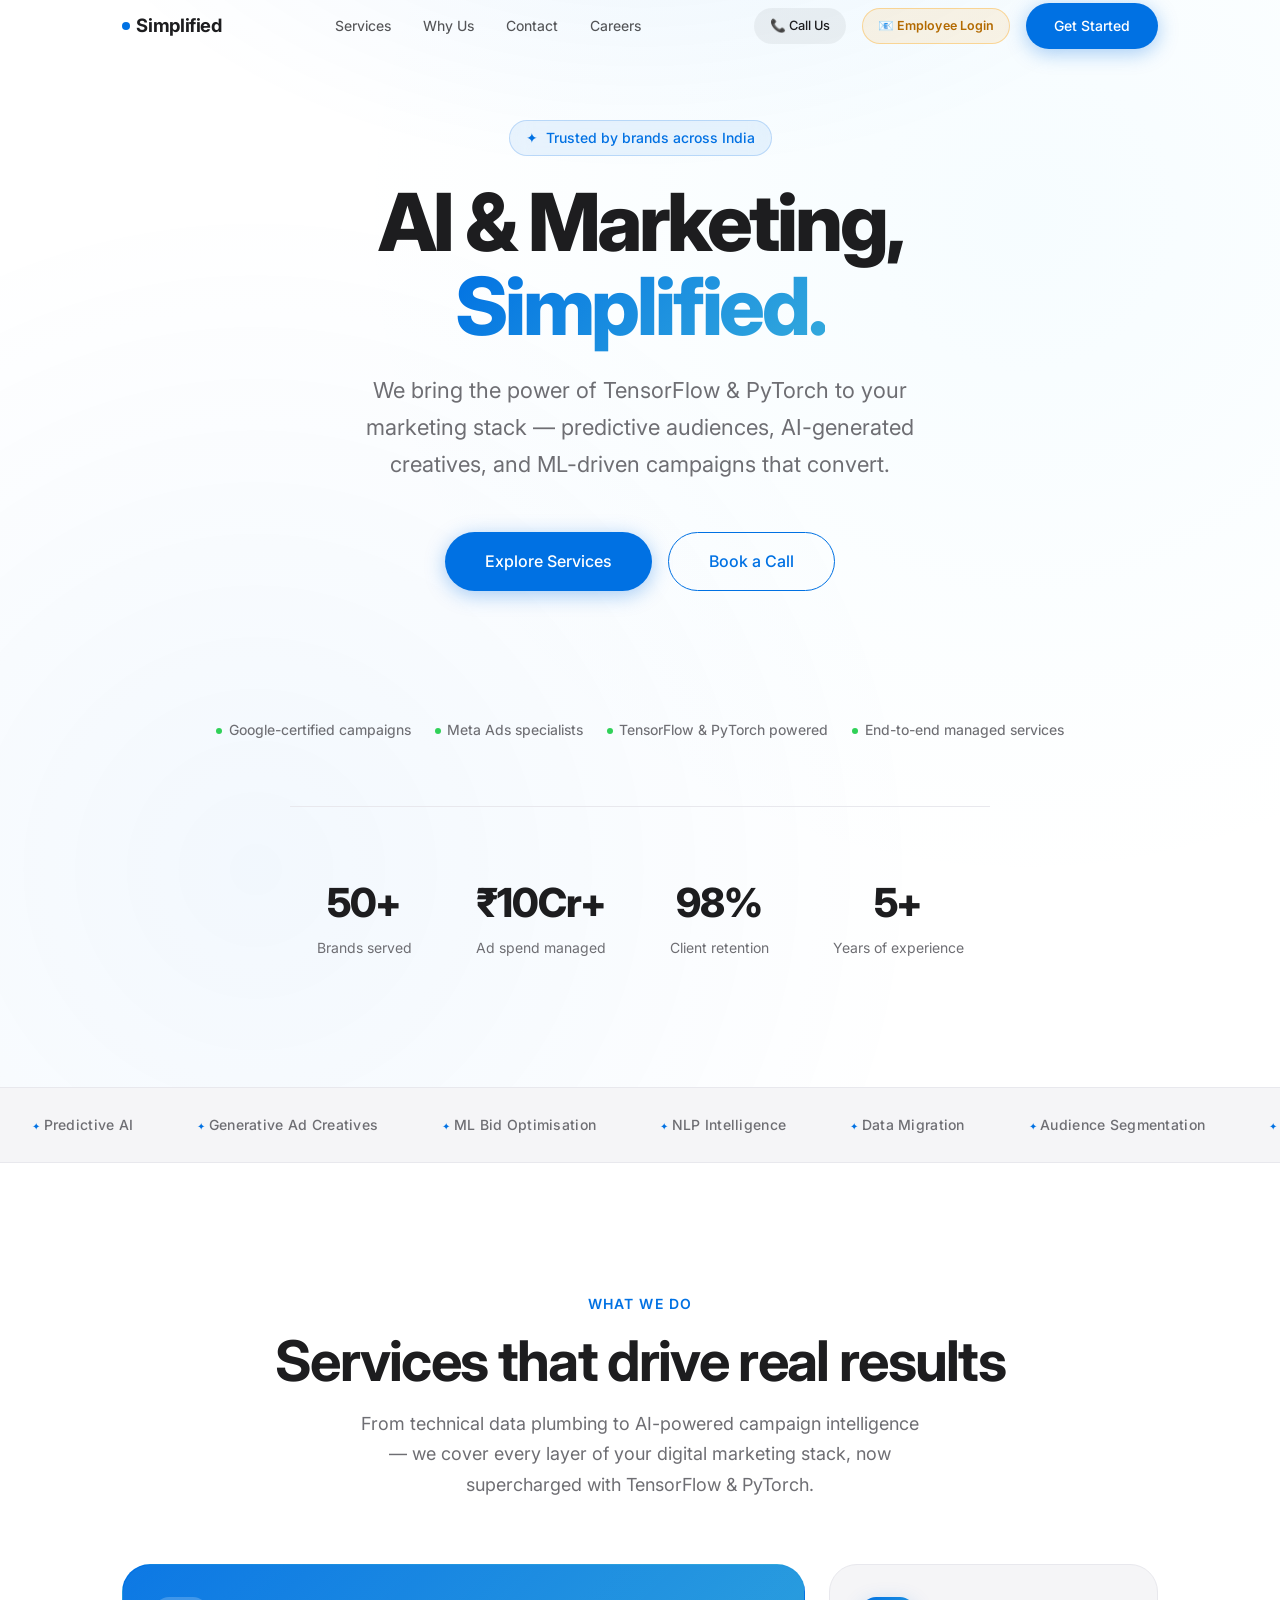
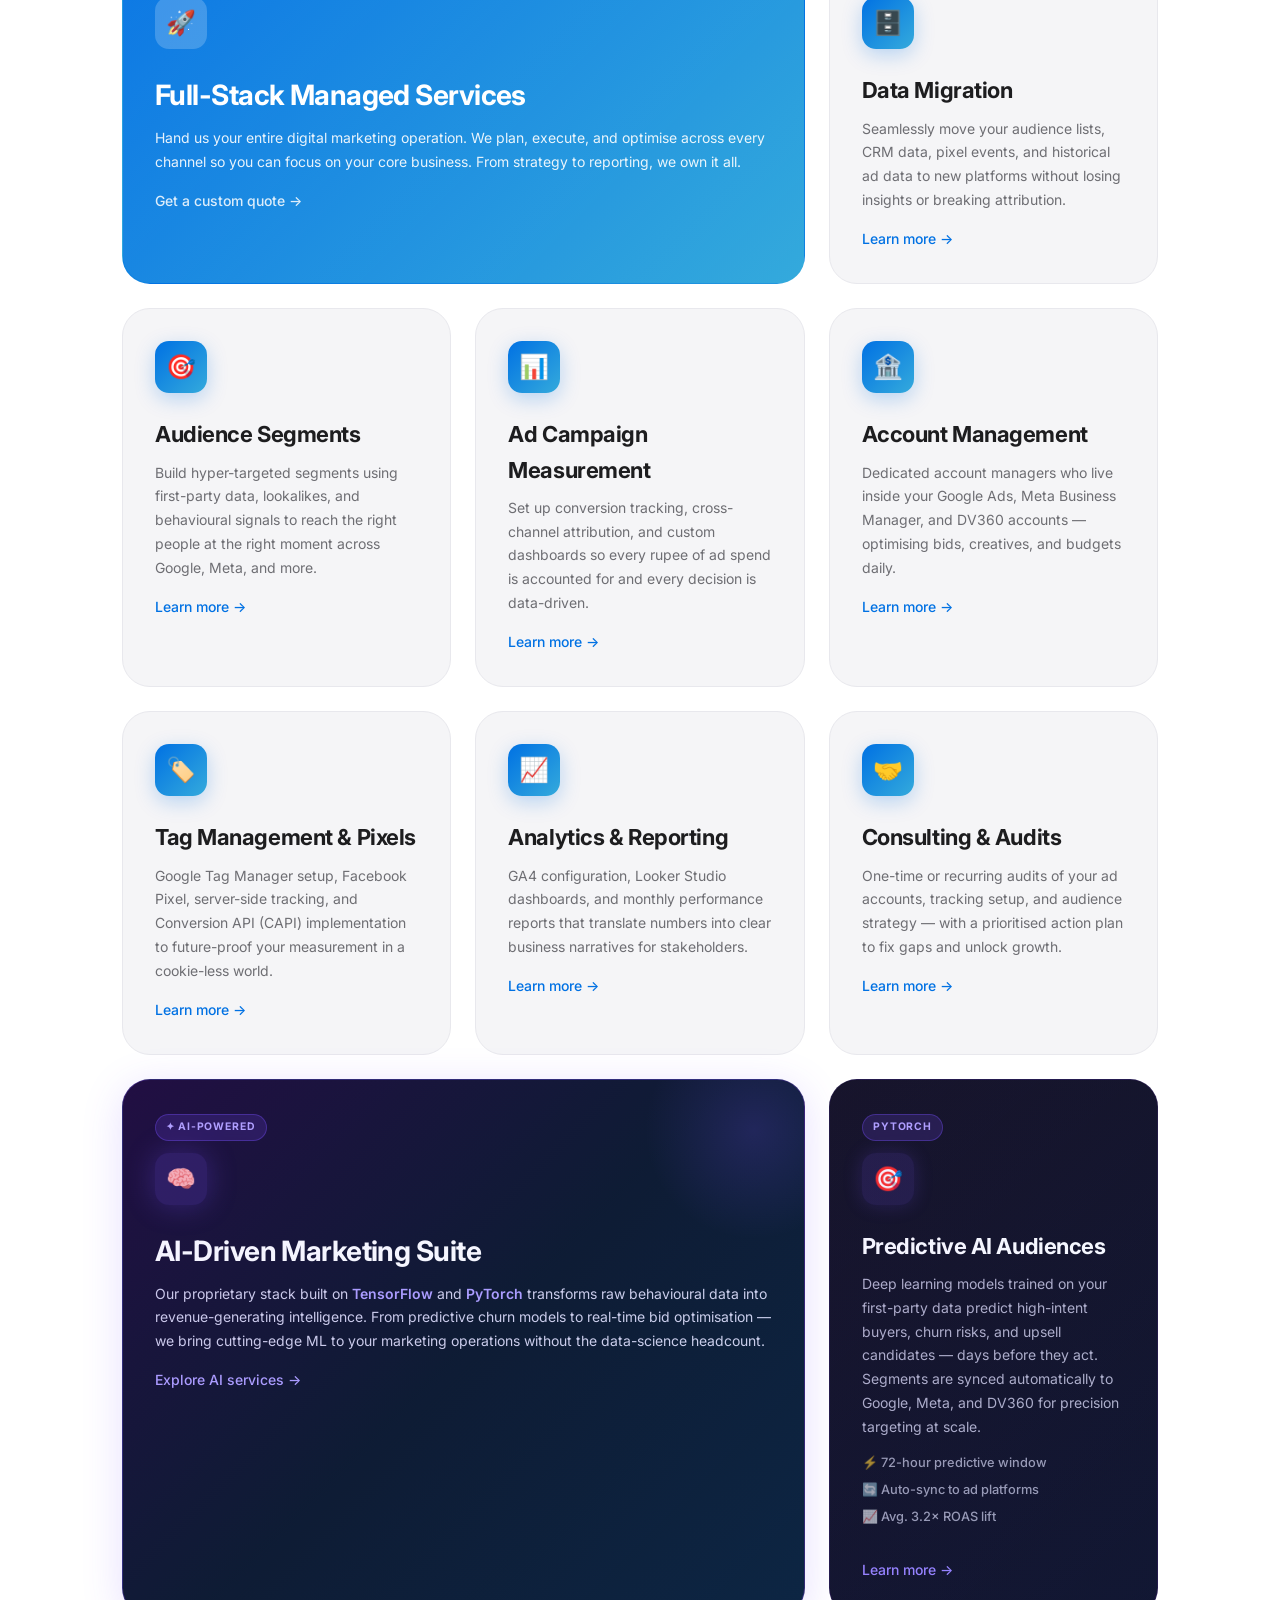
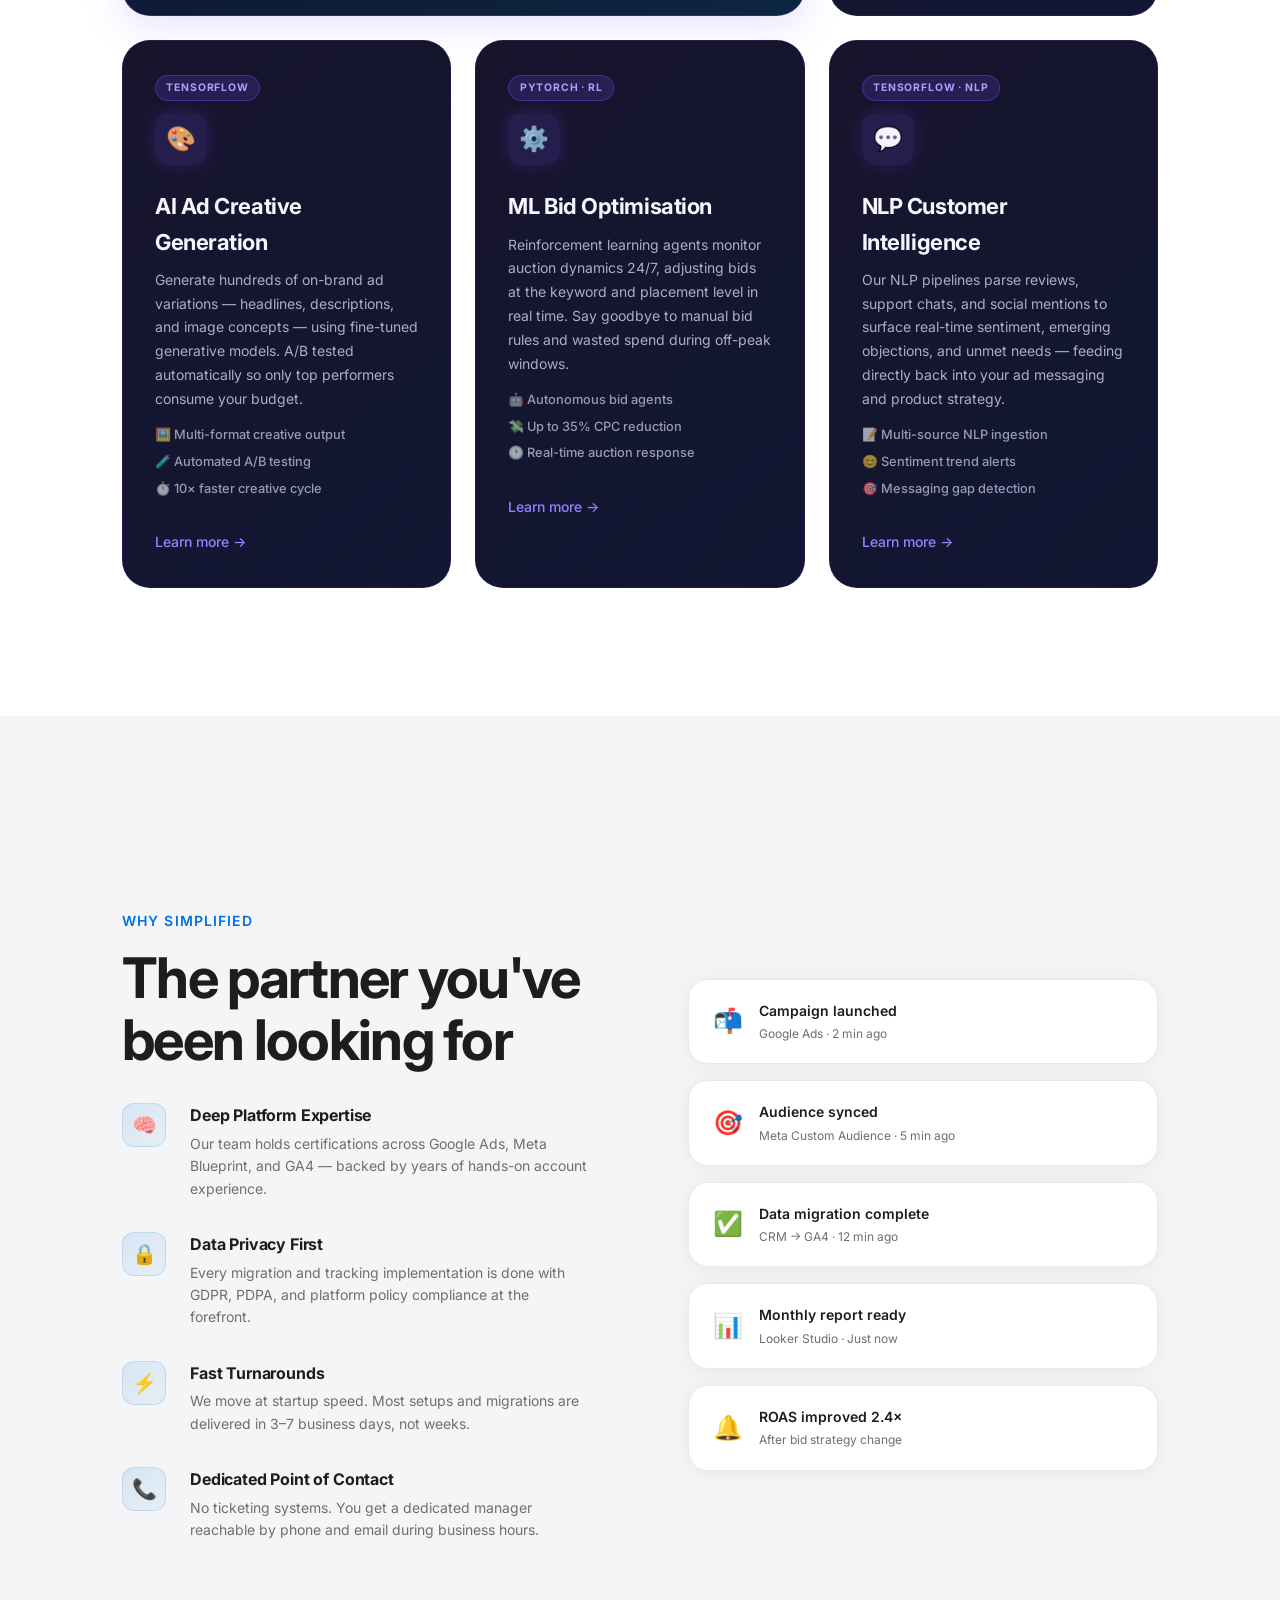
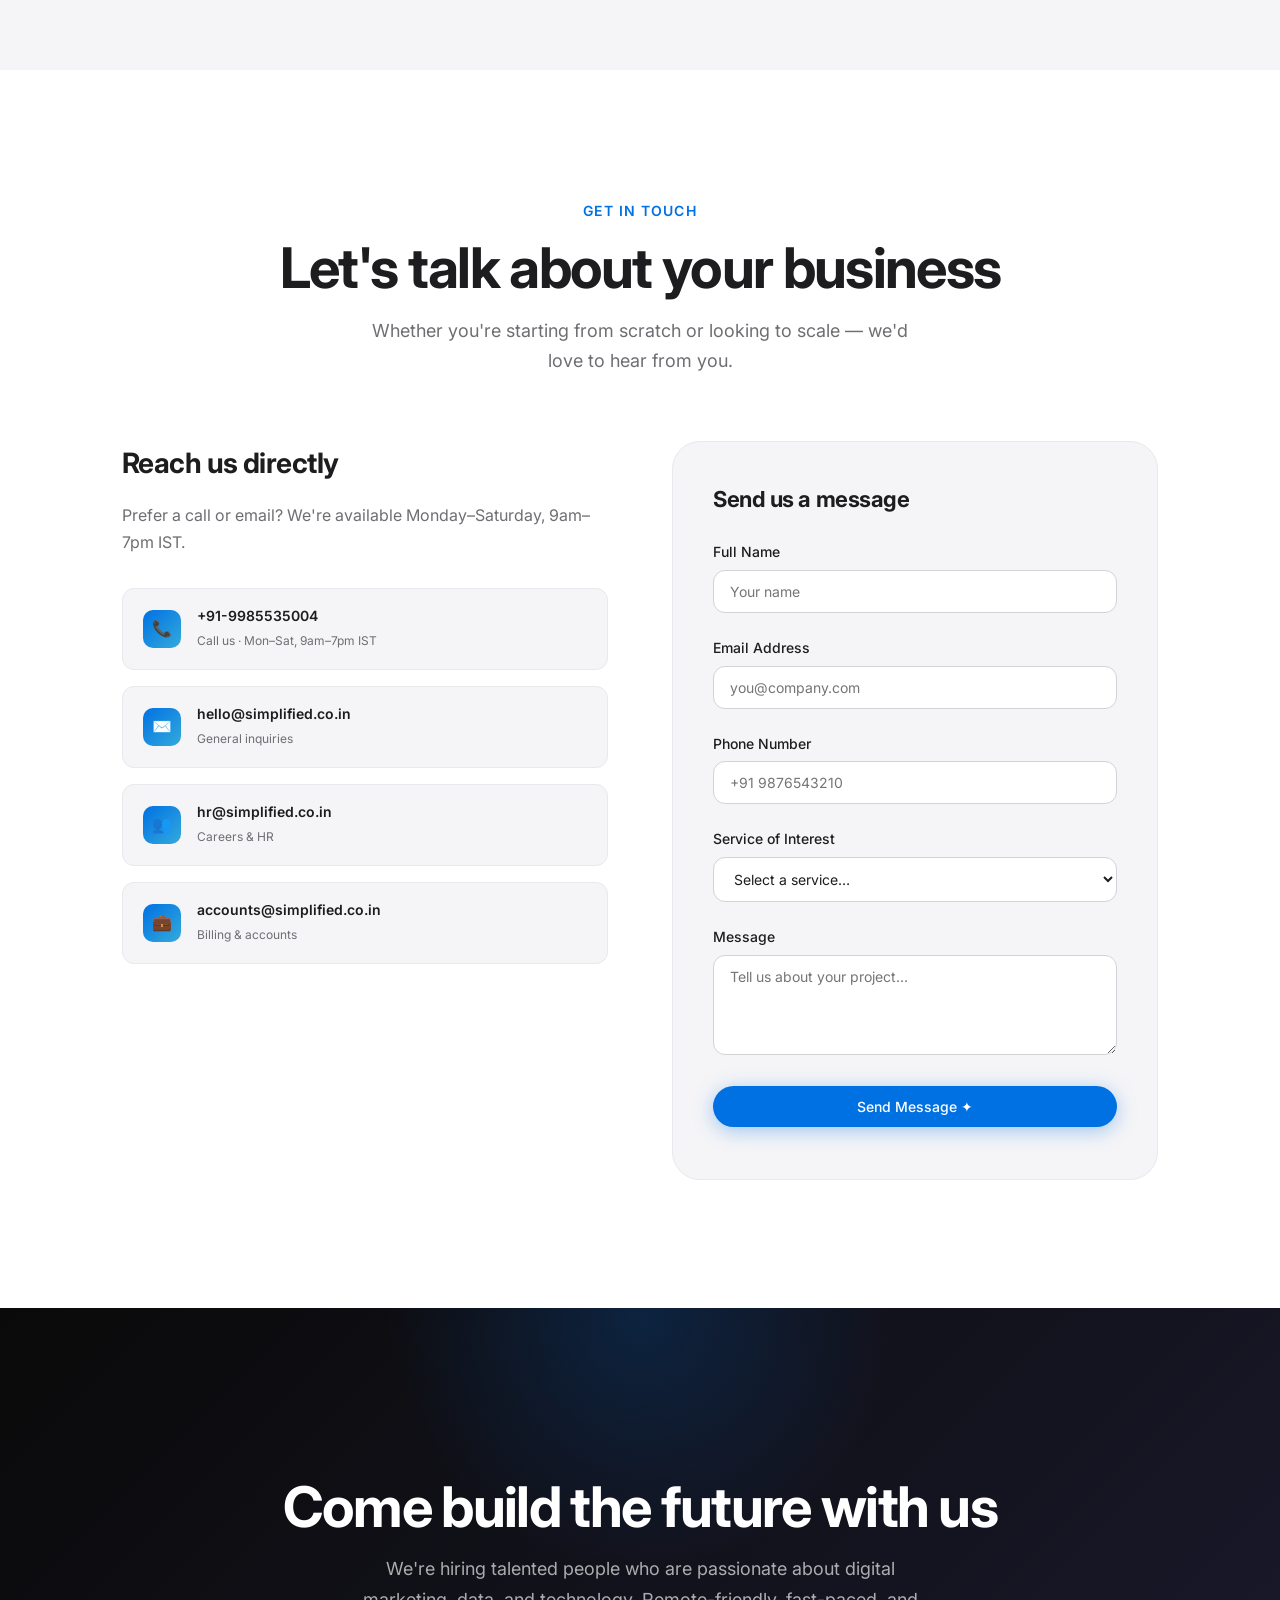
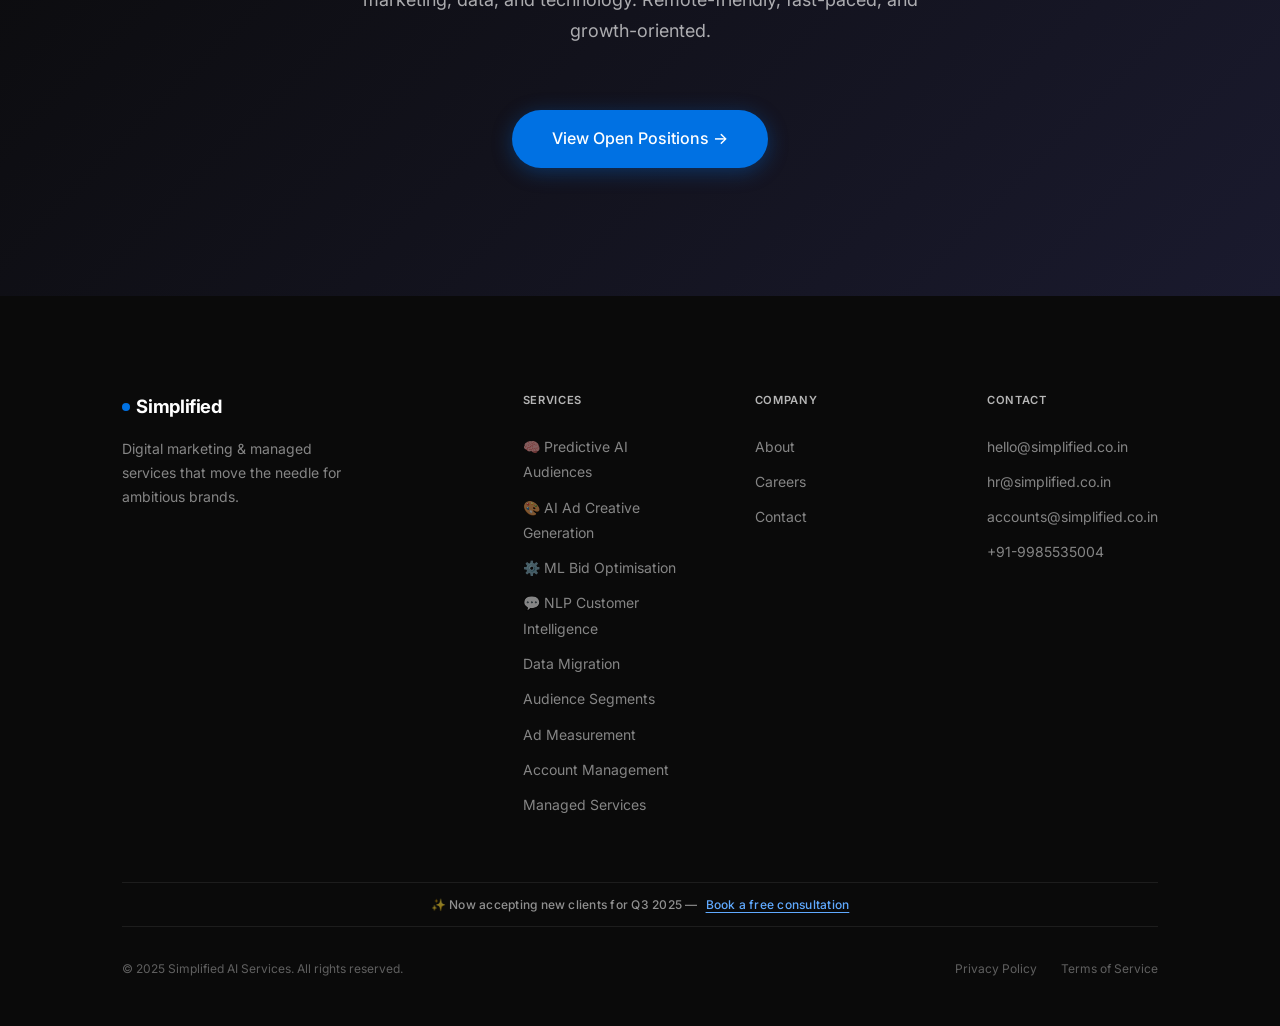
<file: index.html>
<!DOCTYPE html>
<html lang="en">
<head>
  <meta charset="UTF-8" />
  <meta name="viewport" content="width=device-width, initial-scale=1.0" />
  <title>Simplified — AI-Driven Digital Marketing & Managed Services</title>
  <meta name="description" content="Simplified helps brands scale with AI-driven services powered by TensorFlow &amp; PyTorch — predictive audiences, ML bid optimisation, generative ad creatives, and full-stack digital marketing managed services." />
  <meta property="og:title" content="Simplified — Digital Marketing & Managed Services" />
  <meta property="og:description" content="Data migration, audience segments, ad measurement, and managed services — all in one place." />
  <meta property="og:type" content="website" />
  <meta property="og:url" content="https://simplified.co.in/" />
  <link rel="canonical" href="https://simplified.co.in/" />
  <link rel="icon" href="data:image/svg+xml,<svg xmlns='http://www.w3.org/2000/svg' viewBox='0 0 100 100'><circle cx='50' cy='50' r='50' fill='%230071e3'/><text y='.9em' font-size='70' x='50%' text-anchor='middle' fill='white' font-family='Inter'>S</text></svg>" />
  <link rel="stylesheet" href="style.css" />
</head>
<body>

<!-- Page Loader -->
<div class="page-loader" id="pageLoader">
  <div class="loader-logo">Simplified</div>
</div>


<!-- Navbar -->
<nav class="navbar" id="navbar">
  <div class="container">
    <a href="index.html" class="nav-logo">
      <span class="logo-dot"></span> Simplified
    </a>

    <ul class="nav-links">
      <li><a href="#services">Services</a></li>
      <li><a href="#why-us">Why Us</a></li>
      <li><a href="#contact">Contact</a></li>
      <li><a href="careers.html">Careers</a></li>
    </ul>

    <div class="nav-cta">
      <a href="tel:+919985535004" class="btn btn-ghost" style="font-size:0.8rem; padding: 0.5rem 1rem;">📞 Call Us</a>
      <a href="https://mail.zoho.in" target="_blank" rel="noopener" class="btn btn-employee" id="employeeLoginBtn" title="Employee Zoho Mail Login">
        📧 Employee Login
      </a>
      <a href="#contact" class="btn btn-primary">Get Started</a>
    </div>

    <button class="nav-hamburger" id="hamburger" aria-label="Open menu">
      <span></span><span></span><span></span>
    </button>
  </div>
</nav>

<!-- Mobile Nav -->
<div class="nav-mobile" id="mobileNav">
  <a href="#services" onclick="closeMenu()">Services</a>
  <a href="#why-us" onclick="closeMenu()">Why Us</a>
  <a href="#contact" onclick="closeMenu()">Contact</a>
  <a href="careers.html">Careers</a>
  <a href="https://mail.zoho.in" target="_blank" rel="noopener" class="employee-mobile-link">📧 Employee Mail Login</a>
  <a href="#contact" class="btn btn-primary btn-lg" onclick="closeMenu()">Get Started</a>
</div>

<!-- ═══════════════════════════════════
     HERO
═══════════════════════════════════ -->
<section class="hero" id="home">
  <div class="container" style="display:flex; flex-direction:column; align-items:center;">
    <span class="hero-eyebrow fade-up">
      ✦ &nbsp;Trusted by brands across India
    </span>

    <h1 class="hero-title fade-up fade-up-delay-1">
      AI &amp; Marketing,<br><span class="gradient-text">Simplified.</span>
    </h1>

    <p class="hero-subtitle fade-up fade-up-delay-2">
      We bring the power of TensorFlow &amp; PyTorch to your marketing stack — predictive audiences, AI-generated creatives, and ML-driven campaigns that convert.
    </p>

    <div class="hero-cta fade-up fade-up-delay-3">
      <a href="#services" class="btn btn-primary btn-lg">Explore Services</a>
      <a href="#contact" class="btn btn-secondary btn-lg">Book a Call</a>
    </div>

    <div class="hero-badges fade-up fade-up-delay-4">
      <span class="badge"><span class="dot"></span> Google-certified campaigns</span>
      <span class="badge"><span class="dot"></span> Meta Ads specialists</span>
      <span class="badge"><span class="dot"></span> TensorFlow &amp; PyTorch powered</span>
      <span class="badge"><span class="dot"></span> End-to-end managed services</span>
    </div>

    <div class="hero-stats fade-up fade-up-delay-4">
      <div class="stat">
        <div class="stat-number">50+</div>
        <div class="stat-label">Brands served</div>
      </div>
      <div class="stat">
        <div class="stat-number">₹10Cr+</div>
        <div class="stat-label">Ad spend managed</div>
      </div>
      <div class="stat">
        <div class="stat-number">98%</div>
        <div class="stat-label">Client retention</div>
      </div>
      <div class="stat">
        <div class="stat-number">5+</div>
        <div class="stat-label">Years of experience</div>
      </div>
    </div>
  </div>
</section>

<!-- Marquee -->
<div class="marquee-wrap">
  <div class="marquee-inner">
    <span>Predictive AI</span>
    <span>Generative Ad Creatives</span>
    <span>ML Bid Optimisation</span>
    <span>NLP Intelligence</span>
    <span>Data Migration</span>
    <span>Audience Segmentation</span>
    <span>Ad Campaign Measurement</span>
    <span>Account Management</span>
    <span>Google Ads</span>
    <span>Meta Ads</span>
    <span>TensorFlow ML Models</span>
    <span>PyTorch Deep Learning</span>
    <span>Tag Management</span>
    <span>Analytics Setup</span>
    <span>Pixel Configuration</span>
    <span>Managed Services</span>
    <span>CRM Migration</span>
    <span>Conversion Tracking</span>
    <!-- Duplicate for seamless loop -->
    <span>Predictive AI</span>
    <span>Generative Ad Creatives</span>
    <span>ML Bid Optimisation</span>
    <span>NLP Intelligence</span>
    <span>Data Migration</span>
    <span>Audience Segmentation</span>
    <span>Ad Campaign Measurement</span>
    <span>Account Management</span>
    <span>Google Ads</span>
    <span>Meta Ads</span>
    <span>TensorFlow ML Models</span>
    <span>PyTorch Deep Learning</span>
    <span>Tag Management</span>
    <span>Analytics Setup</span>
    <span>Pixel Configuration</span>
    <span>Managed Services</span>
    <span>CRM Migration</span>
    <span>Conversion Tracking</span>
  </div>
</div>

<!-- ═══════════════════════════════════
     SERVICES
═══════════════════════════════════ -->
<section class="services" id="services">
  <div class="container">
    <div class="text-center">
      <span class="section-label fade-up">What we do</span>
      <h2 class="section-title fade-up fade-up-delay-1">Services that drive real results</h2>
      <p class="section-subtitle fade-up fade-up-delay-2">
        From technical data plumbing to AI-powered campaign intelligence — we cover every layer of your digital marketing stack, now supercharged with TensorFlow &amp; PyTorch.
      </p>
    </div>

    <div class="services-grid">

      <!-- Featured -->
      <div class="service-card featured fade-up">
        <div class="service-icon">🚀</div>
        <h3>Full-Stack Managed Services</h3>
        <p>Hand us your entire digital marketing operation. We plan, execute, and optimise across every channel so you can focus on your core business. From strategy to reporting, we own it all.</p>
        <a href="#contact" class="learn-more">Get a custom quote →</a>
      </div>

      <div class="service-card fade-up">
        <div class="service-icon">🗄️</div>
        <h3>Data Migration</h3>
        <p>Seamlessly move your audience lists, CRM data, pixel events, and historical ad data to new platforms without losing insights or breaking attribution.</p>
        <a href="#contact" class="learn-more">Learn more →</a>
      </div>

      <div class="service-card fade-up fade-up-delay-1">
        <div class="service-icon">🎯</div>
        <h3>Audience Segments</h3>
        <p>Build hyper-targeted segments using first-party data, lookalikes, and behavioural signals to reach the right people at the right moment across Google, Meta, and more.</p>
        <a href="#contact" class="learn-more">Learn more →</a>
      </div>

      <div class="service-card fade-up fade-up-delay-2">
        <div class="service-icon">📊</div>
        <h3>Ad Campaign Measurement</h3>
        <p>Set up conversion tracking, cross-channel attribution, and custom dashboards so every rupee of ad spend is accounted for and every decision is data-driven.</p>
        <a href="#contact" class="learn-more">Learn more →</a>
      </div>

      <div class="service-card fade-up fade-up-delay-3">
        <div class="service-icon">🏦</div>
        <h3>Account Management</h3>
        <p>Dedicated account managers who live inside your Google Ads, Meta Business Manager, and DV360 accounts — optimising bids, creatives, and budgets daily.</p>
        <a href="#contact" class="learn-more">Learn more →</a>
      </div>

      <div class="service-card fade-up">
        <div class="service-icon">🏷️</div>
        <h3>Tag Management & Pixels</h3>
        <p>Google Tag Manager setup, Facebook Pixel, server-side tracking, and Conversion API (CAPI) implementation to future-proof your measurement in a cookie-less world.</p>
        <a href="#contact" class="learn-more">Learn more →</a>
      </div>

      <div class="service-card fade-up fade-up-delay-1">
        <div class="service-icon">📈</div>
        <h3>Analytics & Reporting</h3>
        <p>GA4 configuration, Looker Studio dashboards, and monthly performance reports that translate numbers into clear business narratives for stakeholders.</p>
        <a href="#contact" class="learn-more">Learn more →</a>
      </div>

      <div class="service-card fade-up fade-up-delay-2">
        <div class="service-icon">🤝</div>
        <h3>Consulting & Audits</h3>
        <p>One-time or recurring audits of your ad accounts, tracking setup, and audience strategy — with a prioritised action plan to fix gaps and unlock growth.</p>
        <a href="#contact" class="learn-more">Learn more →</a>
      </div>

      <!-- ── AI-DRIVEN SERVICES ── -->
      <div class="service-card ai-card featured fade-up fade-up-delay-3" style="grid-column: span 2;">
        <div class="ai-badge">✦ AI-Powered</div>
        <div class="service-icon">🧠</div>
        <h3>AI-Driven Marketing Suite</h3>
        <p>Our proprietary stack built on <strong>TensorFlow</strong> and <strong>PyTorch</strong> transforms raw behavioural data into revenue-generating intelligence. From predictive churn models to real-time bid optimisation — we bring cutting-edge ML to your marketing operations without the data-science headcount.</p>
        <a href="#contact" class="learn-more">Explore AI services →</a>
      </div>

      <div class="service-card ai-card fade-up">
        <div class="ai-badge">PyTorch</div>
        <div class="service-icon">🎯</div>
        <h3>Predictive AI Audiences</h3>
        <p>Deep learning models trained on your first-party data predict high-intent buyers, churn risks, and upsell candidates — days before they act. Segments are synced automatically to Google, Meta, and DV360 for precision targeting at scale.</p>
        <ul class="ai-feature-list">
          <li>⚡ 72-hour predictive window</li>
          <li>🔄 Auto-sync to ad platforms</li>
          <li>📈 Avg. 3.2× ROAS lift</li>
        </ul>
        <a href="#contact" class="learn-more">Learn more →</a>
      </div>

      <div class="service-card ai-card fade-up fade-up-delay-1">
        <div class="ai-badge">TensorFlow</div>
        <div class="service-icon">🎨</div>
        <h3>AI Ad Creative Generation</h3>
        <p>Generate hundreds of on-brand ad variations — headlines, descriptions, and image concepts — using fine-tuned generative models. A/B tested automatically so only top performers consume your budget.</p>
        <ul class="ai-feature-list">
          <li>🖼️ Multi-format creative output</li>
          <li>🧪 Automated A/B testing</li>
          <li>⏱️ 10× faster creative cycle</li>
        </ul>
        <a href="#contact" class="learn-more">Learn more →</a>
      </div>

      <div class="service-card ai-card fade-up fade-up-delay-2">
        <div class="ai-badge">PyTorch · RL</div>
        <div class="service-icon">⚙️</div>
        <h3>ML Bid Optimisation</h3>
        <p>Reinforcement learning agents monitor auction dynamics 24/7, adjusting bids at the keyword and placement level in real time. Say goodbye to manual bid rules and wasted spend during off-peak windows.</p>
        <ul class="ai-feature-list">
          <li>🤖 Autonomous bid agents</li>
          <li>💸 Up to 35% CPC reduction</li>
          <li>🕐 Real-time auction response</li>
        </ul>
        <a href="#contact" class="learn-more">Learn more →</a>
      </div>

      <div class="service-card ai-card fade-up fade-up-delay-3">
        <div class="ai-badge">TensorFlow · NLP</div>
        <div class="service-icon">💬</div>
        <h3>NLP Customer Intelligence</h3>
        <p>Our NLP pipelines parse reviews, support chats, and social mentions to surface real-time sentiment, emerging objections, and unmet needs — feeding directly back into your ad messaging and product strategy.</p>
        <ul class="ai-feature-list">
          <li>📝 Multi-source NLP ingestion</li>
          <li>😊 Sentiment trend alerts</li>
          <li>🎯 Messaging gap detection</li>
        </ul>
        <a href="#contact" class="learn-more">Learn more →</a>
      </div>

    </div>
  </div>
</section>

<!-- ═══════════════════════════════════
     WHY US
═══════════════════════════════════ -->
<section class="why-us" id="why-us">
  <div class="container">
    <div class="why-grid">
      <div>
        <span class="section-label fade-up">Why Simplified</span>
        <h2 class="section-title fade-up fade-up-delay-1">The partner you've been looking for</h2>
        <ul class="why-list" style="margin-top: 2rem;">
          <li class="why-item fade-up">
            <div class="why-icon">🧠</div>
            <div class="why-text">
              <h4>Deep Platform Expertise</h4>
              <p>Our team holds certifications across Google Ads, Meta Blueprint, and GA4 — backed by years of hands-on account experience.</p>
            </div>
          </li>
          <li class="why-item fade-up fade-up-delay-1">
            <div class="why-icon">🔒</div>
            <div class="why-text">
              <h4>Data Privacy First</h4>
              <p>Every migration and tracking implementation is done with GDPR, PDPA, and platform policy compliance at the forefront.</p>
            </div>
          </li>
          <li class="why-item fade-up fade-up-delay-2">
            <div class="why-icon">⚡</div>
            <div class="why-text">
              <h4>Fast Turnarounds</h4>
              <p>We move at startup speed. Most setups and migrations are delivered in 3–7 business days, not weeks.</p>
            </div>
          </li>
          <li class="why-item fade-up fade-up-delay-3">
            <div class="why-icon">📞</div>
            <div class="why-text">
              <h4>Dedicated Point of Contact</h4>
              <p>No ticketing systems. You get a dedicated manager reachable by phone and email during business hours.</p>
            </div>
          </li>
        </ul>
      </div>

      <div class="why-visual">
        <div class="why-card-stack">
          <div class="mini-card fade-up">
            <span class="mini-card-icon">📬</span>
            <div>
              <div class="mini-card-label">Campaign launched</div>
              <div class="mini-card-value">Google Ads · 2 min ago</div>
            </div>
          </div>
          <div class="mini-card fade-up fade-up-delay-1">
            <span class="mini-card-icon">🎯</span>
            <div>
              <div class="mini-card-label">Audience synced</div>
              <div class="mini-card-value">Meta Custom Audience · 5 min ago</div>
            </div>
          </div>
          <div class="mini-card fade-up fade-up-delay-2">
            <span class="mini-card-icon">✅</span>
            <div>
              <div class="mini-card-label">Data migration complete</div>
              <div class="mini-card-value">CRM → GA4 · 12 min ago</div>
            </div>
          </div>
          <div class="mini-card fade-up fade-up-delay-3">
            <span class="mini-card-icon">📊</span>
            <div>
              <div class="mini-card-label">Monthly report ready</div>
              <div class="mini-card-value">Looker Studio · Just now</div>
            </div>
          </div>
          <div class="mini-card fade-up fade-up-delay-4">
            <span class="mini-card-icon">🔔</span>
            <div>
              <div class="mini-card-label">ROAS improved 2.4×</div>
              <div class="mini-card-value">After bid strategy change</div>
            </div>
          </div>
        </div>
      </div>
    </div>
  </div>
</section>

<!-- ═══════════════════════════════════
     CONTACT
═══════════════════════════════════ -->
<section class="contact" id="contact">
  <div class="container">
    <div class="text-center">
      <span class="section-label fade-up">Get in touch</span>
      <h2 class="section-title fade-up fade-up-delay-1">Let's talk about your business</h2>
      <p class="section-subtitle fade-up fade-up-delay-2">
        Whether you're starting from scratch or looking to scale — we'd love to hear from you.
      </p>
    </div>

    <div class="contact-grid">
      <div class="contact-info fade-up">
        <h3>Reach us directly</h3>
        <p>Prefer a call or email? We're available Monday–Saturday, 9am–7pm IST.</p>

        <a href="tel:+919985535004" class="contact-item">
          <div class="contact-item-icon">📞</div>
          <div class="contact-item-text">
            <strong>+91-9985535004</strong>
            <span>Call us · Mon–Sat, 9am–7pm IST</span>
          </div>
        </a>

        <a href="mailto:hello@simplified.co.in" class="contact-item">
          <div class="contact-item-icon">✉️</div>
          <div class="contact-item-text">
            <strong>hello@simplified.co.in</strong>
            <span>General inquiries</span>
          </div>
        </a>

        <a href="mailto:hr@simplified.co.in" class="contact-item">
          <div class="contact-item-icon">👥</div>
          <div class="contact-item-text">
            <strong>hr@simplified.co.in</strong>
            <span>Careers & HR</span>
          </div>
        </a>

        <a href="mailto:accounts@simplified.co.in" class="contact-item">
          <div class="contact-item-icon">💼</div>
          <div class="contact-item-text">
            <strong>accounts@simplified.co.in</strong>
            <span>Billing & accounts</span>
          </div>
        </a>
      </div>

      <div class="contact-form-wrapper fade-up fade-up-delay-1">
        <h3>Send us a message</h3>
        <form id="contactForm" onsubmit="handleFormSubmit(event)">
          <div class="form-group">
            <label for="name">Full Name</label>
            <input type="text" id="name" name="name" placeholder="Your name" required />
          </div>
          <div class="form-group">
            <label for="email">Email Address</label>
            <input type="email" id="email" name="email" placeholder="you@company.com" required />
          </div>
          <div class="form-group">
            <label for="phone">Phone Number</label>
            <input type="tel" id="phone" name="phone" placeholder="+91 9876543210" />
          </div>
          <div class="form-group">
            <label for="service">Service of Interest</label>
            <select id="service" name="service">
              <option value="">Select a service…</option>
              <optgroup label="── AI-Driven Services ──">
                <option>Predictive AI Audiences (PyTorch)</option>
                <option>AI Ad Creative Generation (TensorFlow)</option>
                <option>ML Bid Optimisation (RL Agent)</option>
                <option>NLP Customer Intelligence</option>
                <option>Full AI-Driven Marketing Suite</option>
              </optgroup>
              <optgroup label="── Core Services ──">
                <option>Data Migration</option>
                <option>Audience Segments</option>
                <option>Ad Campaign Measurement</option>
                <option>Account Management</option>
                <option>Tag Management & Pixels</option>
                <option>Analytics & Reporting</option>
                <option>Full Managed Services</option>
                <option>Consulting / Audit</option>
              </optgroup>
            </select>
          </div>
          <div class="form-group">
            <label for="message">Message</label>
            <textarea id="message" name="message" placeholder="Tell us about your project…"></textarea>
          </div>
          <button type="submit" class="btn btn-primary" style="width:100%; justify-content:center;">
            Send Message ✦
          </button>
          <p id="formStatus" style="margin-top:0.75rem; font-size:0.8rem; text-align:center; color: var(--text-secondary);"></p>
        </form>
      </div>
    </div>
  </div>
</section>

<!-- ═══════════════════════════════════
     CAREERS TEASER
═══════════════════════════════════ -->
<section class="careers-teaser">
  <div class="container">
    <span class="section-label fade-up">Careers</span>
    <h2 class="section-title fade-up fade-up-delay-1">Come build the future with us</h2>
    <p class="section-subtitle fade-up fade-up-delay-2">
      We're hiring talented people who are passionate about digital marketing, data, and technology. Remote-friendly, fast-paced, and growth-oriented.
    </p>
    <a href="careers.html" class="btn btn-primary btn-lg fade-up fade-up-delay-3">View Open Positions →</a>
  </div>
</section>

<!-- ═══════════════════════════════════
     FOOTER
═══════════════════════════════════ -->
<footer>
  <div class="container">
    <div class="footer-grid">
      <div class="footer-brand">
        <a href="index.html" class="nav-logo">
          <span class="logo-dot"></span> Simplified
        </a>
        <p>Digital marketing & managed services that move the needle for ambitious brands.</p>
      </div>

      <div class="footer-col">
        <h4>Services</h4>
        <ul>
          <li><a href="#services">🧠 Predictive AI Audiences</a></li>
          <li><a href="#services">🎨 AI Ad Creative Generation</a></li>
          <li><a href="#services">⚙️ ML Bid Optimisation</a></li>
          <li><a href="#services">💬 NLP Customer Intelligence</a></li>
          <li><a href="#services">Data Migration</a></li>
          <li><a href="#services">Audience Segments</a></li>
          <li><a href="#services">Ad Measurement</a></li>
          <li><a href="#services">Account Management</a></li>
          <li><a href="#services">Managed Services</a></li>
        </ul>
      </div>

      <div class="footer-col">
        <h4>Company</h4>
        <ul>
          <li><a href="#why-us">About</a></li>
          <li><a href="careers.html">Careers</a></li>
          <li><a href="#contact">Contact</a></li>
        </ul>
      </div>

      <div class="footer-col">
        <h4>Contact</h4>
        <ul>
          <li><a href="mailto:hello@simplified.co.in">hello@simplified.co.in</a></li>
          <li><a href="mailto:hr@simplified.co.in">hr@simplified.co.in</a></li>
          <li><a href="mailto:accounts@simplified.co.in">accounts@simplified.co.in</a></li>
          <li><a href="tel:+919985535004">+91-9985535004</a></li>
        </ul>
      </div>
    </div>

    <div class="footer-announcement">
      ✨ Now accepting new clients for Q3 2025 — <a href="#contact">Book a free consultation</a>
    </div>

    <div class="footer-bottom">
      <p>&copy; 2025 Simplified AI Services. All rights reserved.</p>
      <div class="footer-links">
        <a href="#">Privacy Policy</a>
        <a href="#">Terms of Service</a>
      </div>
    </div>
  </div>
</footer>

<script src="script.js"></script>
</body>
</html>
</file>
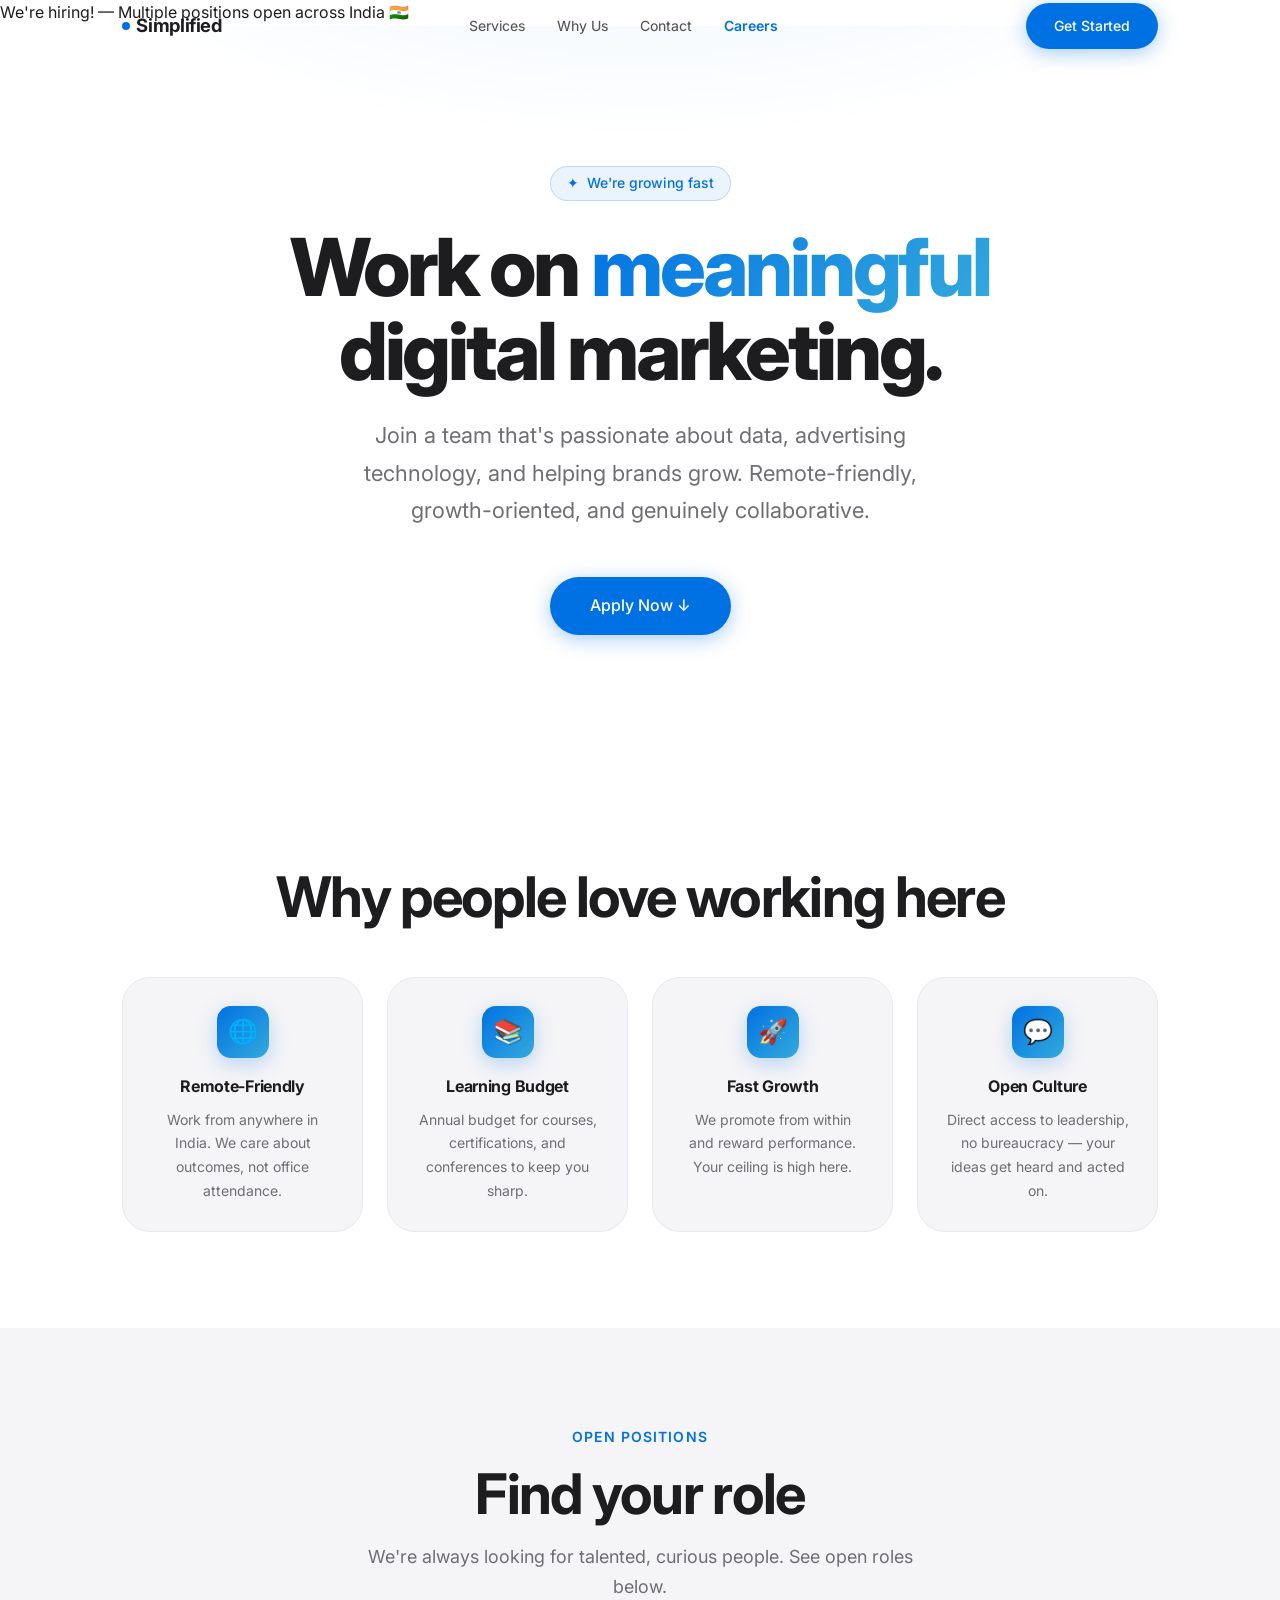
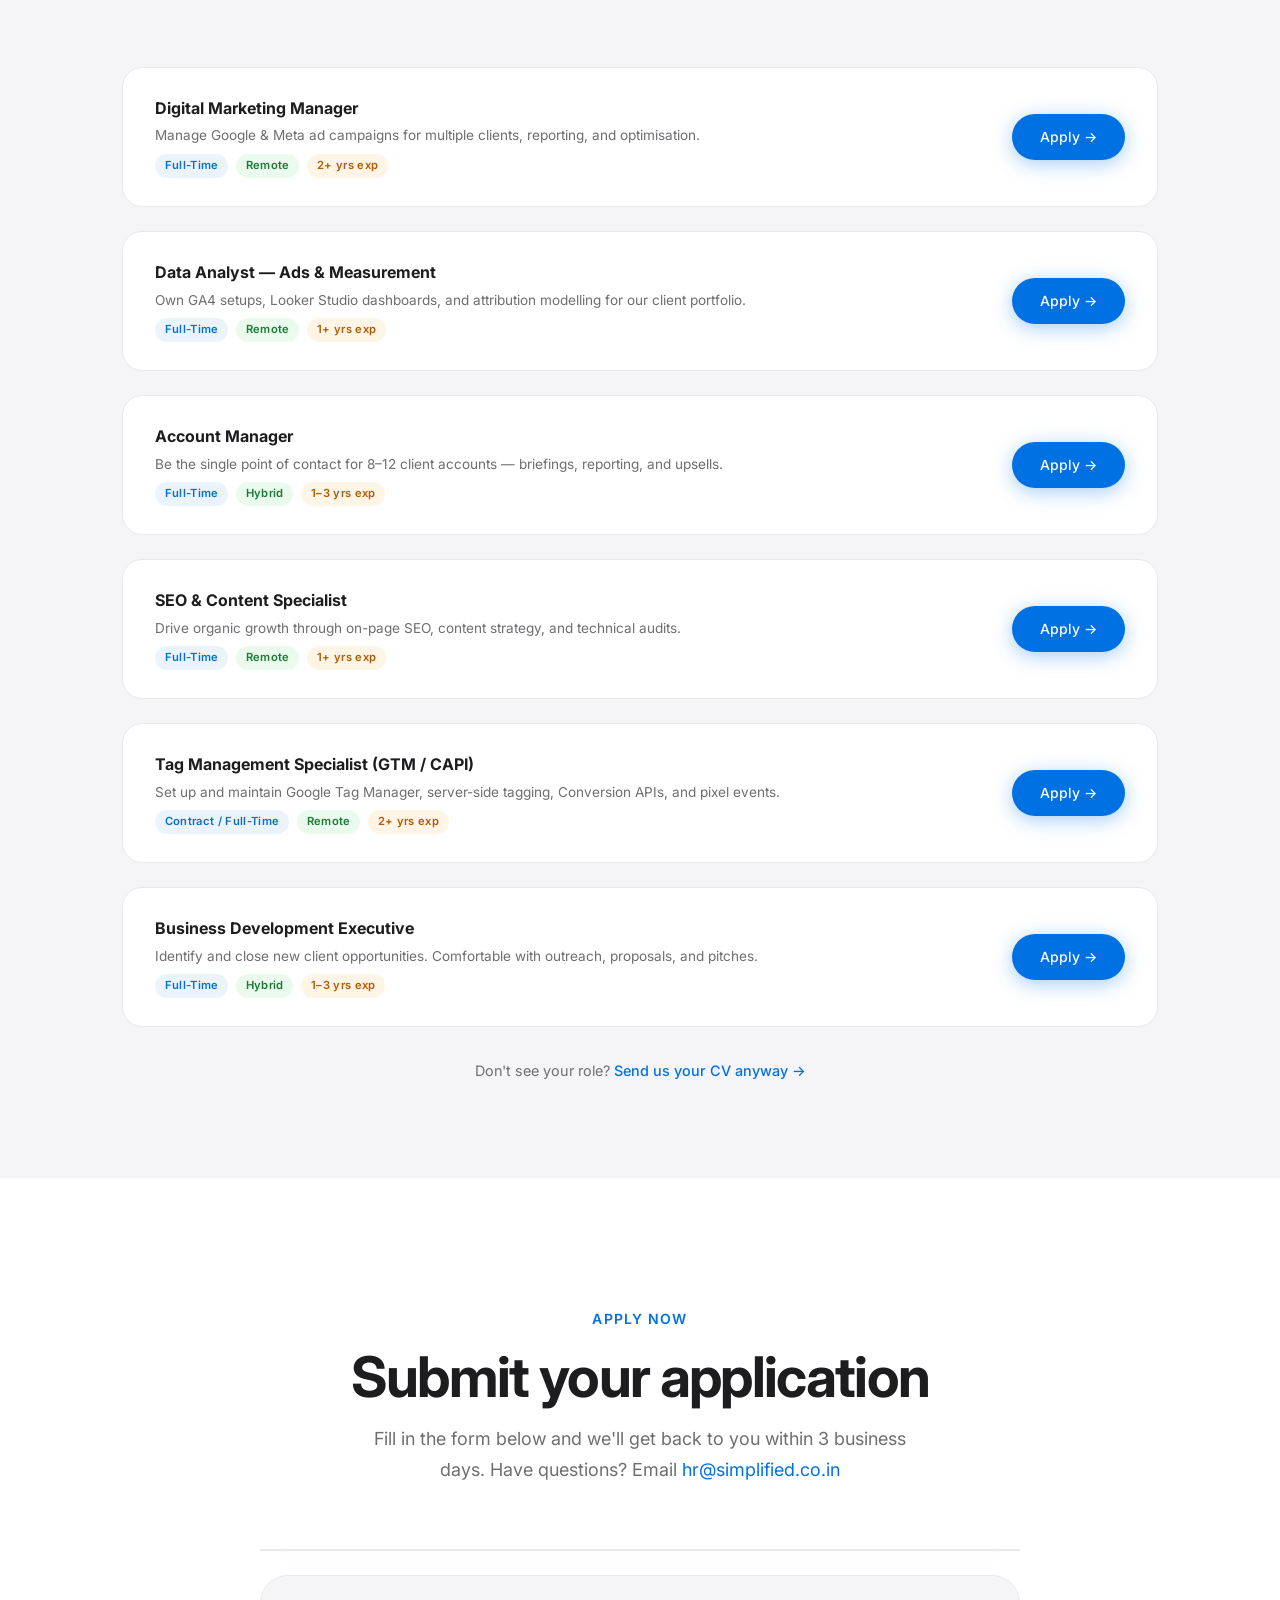
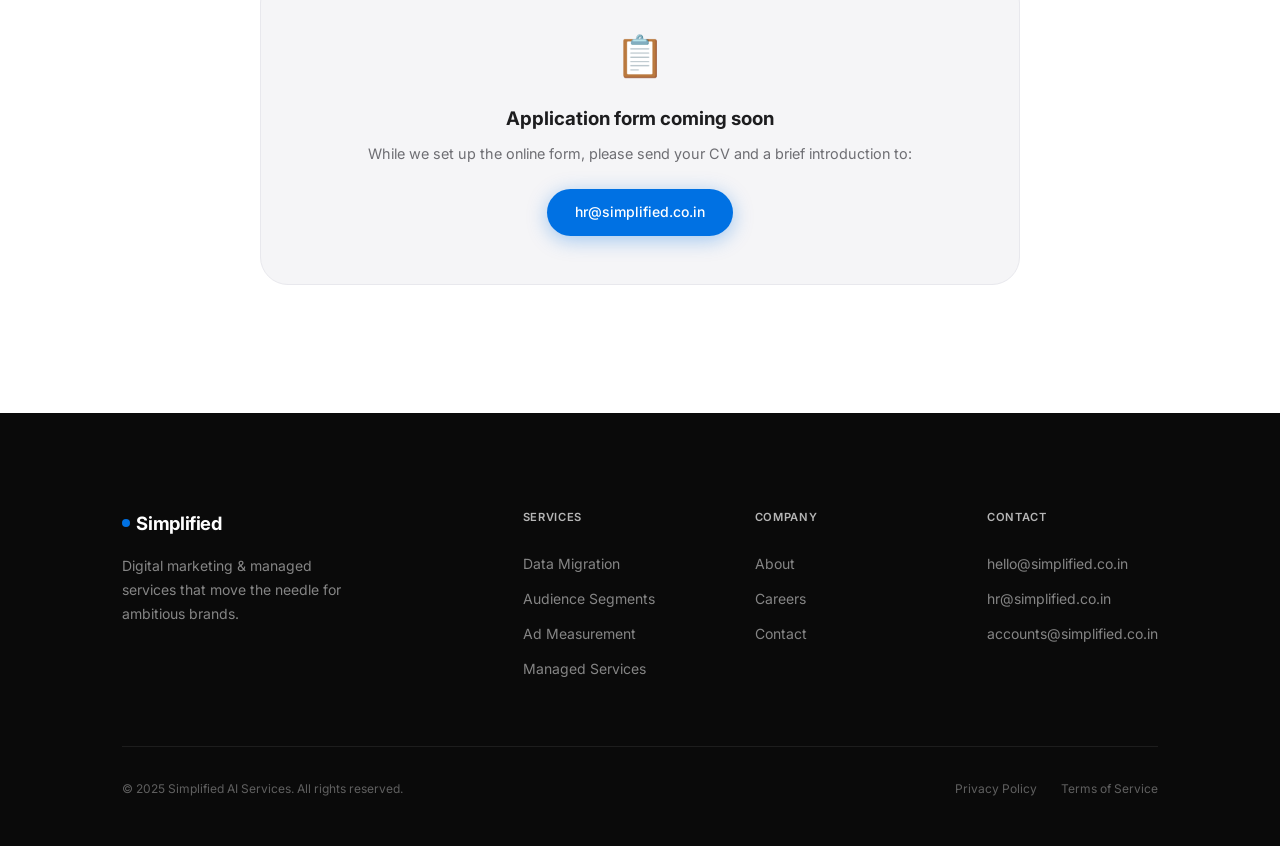
<file: careers.html>
<!DOCTYPE html>
<html lang="en">
<head>
  <meta charset="UTF-8" />
  <meta name="viewport" content="width=device-width, initial-scale=1.0" />
  <title>Careers — Simplified</title>
  <meta name="description" content="Join the Simplified team. We're hiring digital marketing specialists, data analysts, account managers, and more. Apply now." />
  <link rel="icon" href="data:image/svg+xml,<svg xmlns='http://www.w3.org/2000/svg' viewBox='0 0 100 100'><circle cx='50' cy='50' r='50' fill='%230071e3'/><text y='.9em' font-size='70' x='50%' text-anchor='middle' fill='white' font-family='Inter'>S</text></svg>" />
  <link rel="stylesheet" href="style.css" />
</head>
<body>

<!-- Page Loader -->
<div class="page-loader" id="pageLoader">
  <div class="loader-logo">Simplified</div>
</div>

<!-- Announcement Bar -->
<div class="announcement-bar">
  We're hiring! — Multiple positions open across India 🇮🇳
</div>

<!-- Navbar -->
<nav class="navbar scrolled" id="navbar">
  <div class="container">
    <a href="index.html" class="nav-logo">
      <span class="logo-dot"></span> Simplified
    </a>

    <ul class="nav-links">
      <li><a href="index.html#services">Services</a></li>
      <li><a href="index.html#why-us">Why Us</a></li>
      <li><a href="index.html#contact">Contact</a></li>
      <li><a href="careers.html" style="color: var(--accent); opacity: 1; font-weight:600;">Careers</a></li>
    </ul>

    <div class="nav-cta">
      <a href="index.html#contact" class="btn btn-primary">Get Started</a>
    </div>

    <button class="nav-hamburger" id="hamburger" aria-label="Open menu">
      <span></span><span></span><span></span>
    </button>
  </div>
</nav>

<!-- Mobile Nav -->
<div class="nav-mobile" id="mobileNav">
  <a href="index.html#services" onclick="closeMenu()">Services</a>
  <a href="index.html#why-us" onclick="closeMenu()">Why Us</a>
  <a href="index.html#contact" onclick="closeMenu()">Contact</a>
  <a href="careers.html">Careers</a>
  <a href="index.html#contact" class="btn btn-primary btn-lg" onclick="closeMenu()">Get Started</a>
</div>

<!-- ═══════════════════════════════════
     CAREERS HERO
═══════════════════════════════════ -->
<section class="careers-hero">
  <div class="container" style="display:flex; flex-direction:column; align-items:center;">
    <span class="hero-eyebrow fade-up">✦ &nbsp;We're growing fast</span>
    <h1 class="hero-title fade-up fade-up-delay-1">
      Work on <span class="gradient-text">meaningful</span><br>digital marketing.
    </h1>
    <p class="hero-subtitle fade-up fade-up-delay-2">
      Join a team that's passionate about data, advertising technology, and helping brands grow. Remote-friendly, growth-oriented, and genuinely collaborative.
    </p>
    <a href="#apply" class="btn btn-primary btn-lg fade-up fade-up-delay-3">Apply Now ↓</a>
  </div>
</section>

<!-- ═══════════════════════════════════
     PERKS
═══════════════════════════════════ -->
<section style="padding: var(--sp-12) var(--sp-4); background: var(--white);">
  <div class="container">
    <div class="text-center">
      <span class="section-label fade-up">Life at Simplified</span>
      <h2 class="section-title fade-up fade-up-delay-1">Why people love working here</h2>
    </div>
    <div style="display: grid; grid-template-columns: repeat(auto-fit, minmax(200px, 1fr)); gap: 1.5rem; margin-top: 3rem;">
      <div class="service-card fade-up" style="text-align:center; padding: 1.75rem;">
        <div class="service-icon" style="margin: 0 auto 1rem;">🌐</div>
        <h3 style="font-size: 1rem;">Remote-Friendly</h3>
        <p>Work from anywhere in India. We care about outcomes, not office attendance.</p>
      </div>
      <div class="service-card fade-up fade-up-delay-1" style="text-align:center; padding: 1.75rem;">
        <div class="service-icon" style="margin: 0 auto 1rem;">📚</div>
        <h3 style="font-size: 1rem;">Learning Budget</h3>
        <p>Annual budget for courses, certifications, and conferences to keep you sharp.</p>
      </div>
      <div class="service-card fade-up fade-up-delay-2" style="text-align:center; padding: 1.75rem;">
        <div class="service-icon" style="margin: 0 auto 1rem;">🚀</div>
        <h3 style="font-size: 1rem;">Fast Growth</h3>
        <p>We promote from within and reward performance. Your ceiling is high here.</p>
      </div>
      <div class="service-card fade-up fade-up-delay-3" style="text-align:center; padding: 1.75rem;">
        <div class="service-icon" style="margin: 0 auto 1rem;">💬</div>
        <h3 style="font-size: 1rem;">Open Culture</h3>
        <p>Direct access to leadership, no bureaucracy — your ideas get heard and acted on.</p>
      </div>
    </div>
  </div>
</section>

<!-- ═══════════════════════════════════
     OPEN POSITIONS
═══════════════════════════════════ -->
<section class="jobs-section" id="jobs">
  <div class="container">
    <div class="text-center">
      <span class="section-label fade-up">Open Positions</span>
      <h2 class="section-title fade-up fade-up-delay-1">Find your role</h2>
      <p class="section-subtitle fade-up fade-up-delay-2">
        We're always looking for talented, curious people. See open roles below.
      </p>
    </div>

    <div style="margin-top: 2.5rem;">

      <div class="job-card fade-up">
        <div class="job-info">
          <h3>Digital Marketing Manager</h3>
          <p style="font-size: 0.85rem; color: var(--text-secondary); margin-top:2px;">Manage Google & Meta ad campaigns for multiple clients, reporting, and optimisation.</p>
          <div class="job-tags">
            <span class="job-tag">Full-Time</span>
            <span class="job-tag green">Remote</span>
            <span class="job-tag orange">2+ yrs exp</span>
          </div>
        </div>
        <a href="#apply" class="btn btn-primary">Apply →</a>
      </div>

      <div class="job-card fade-up">
        <div class="job-info">
          <h3>Data Analyst — Ads & Measurement</h3>
          <p style="font-size: 0.85rem; color: var(--text-secondary); margin-top:2px;">Own GA4 setups, Looker Studio dashboards, and attribution modelling for our client portfolio.</p>
          <div class="job-tags">
            <span class="job-tag">Full-Time</span>
            <span class="job-tag green">Remote</span>
            <span class="job-tag orange">1+ yrs exp</span>
          </div>
        </div>
        <a href="#apply" class="btn btn-primary">Apply →</a>
      </div>

      <div class="job-card fade-up">
        <div class="job-info">
          <h3>Account Manager</h3>
          <p style="font-size: 0.85rem; color: var(--text-secondary); margin-top:2px;">Be the single point of contact for 8–12 client accounts — briefings, reporting, and upsells.</p>
          <div class="job-tags">
            <span class="job-tag">Full-Time</span>
            <span class="job-tag green">Hybrid</span>
            <span class="job-tag orange">1–3 yrs exp</span>
          </div>
        </div>
        <a href="#apply" class="btn btn-primary">Apply →</a>
      </div>

      <div class="job-card fade-up">
        <div class="job-info">
          <h3>SEO & Content Specialist</h3>
          <p style="font-size: 0.85rem; color: var(--text-secondary); margin-top:2px;">Drive organic growth through on-page SEO, content strategy, and technical audits.</p>
          <div class="job-tags">
            <span class="job-tag">Full-Time</span>
            <span class="job-tag green">Remote</span>
            <span class="job-tag orange">1+ yrs exp</span>
          </div>
        </div>
        <a href="#apply" class="btn btn-primary">Apply →</a>
      </div>

      <div class="job-card fade-up">
        <div class="job-info">
          <h3>Tag Management Specialist (GTM / CAPI)</h3>
          <p style="font-size: 0.85rem; color: var(--text-secondary); margin-top:2px;">Set up and maintain Google Tag Manager, server-side tagging, Conversion APIs, and pixel events.</p>
          <div class="job-tags">
            <span class="job-tag">Contract / Full-Time</span>
            <span class="job-tag green">Remote</span>
            <span class="job-tag orange">2+ yrs exp</span>
          </div>
        </div>
        <a href="#apply" class="btn btn-primary">Apply →</a>
      </div>

      <div class="job-card fade-up">
        <div class="job-info">
          <h3>Business Development Executive</h3>
          <p style="font-size: 0.85rem; color: var(--text-secondary); margin-top:2px;">Identify and close new client opportunities. Comfortable with outreach, proposals, and pitches.</p>
          <div class="job-tags">
            <span class="job-tag">Full-Time</span>
            <span class="job-tag green">Hybrid</span>
            <span class="job-tag orange">1–3 yrs exp</span>
          </div>
        </div>
        <a href="#apply" class="btn btn-primary">Apply →</a>
      </div>

    </div>

    <p style="text-align:center; margin-top: 2rem; color: var(--text-secondary); font-size: 0.9rem;">
      Don't see your role? <a href="mailto:hr@simplified.co.in" style="color: var(--accent); font-weight:500;">Send us your CV anyway →</a>
    </p>
  </div>
</section>

<!-- ═══════════════════════════════════
     APPLICATION FORM (Google Form)
═══════════════════════════════════ -->
<section class="form-section" id="apply">
  <div class="container">
    <div class="text-center">
      <span class="section-label fade-up">Apply Now</span>
      <h2 class="section-title fade-up fade-up-delay-1">Submit your application</h2>
      <p class="section-subtitle fade-up fade-up-delay-2">
        Fill in the form below and we'll get back to you within 3 business days.
        Have questions? Email <a href="mailto:hr@simplified.co.in" style="color: var(--accent);">hr@simplified.co.in</a>
      </p>
    </div>

    <div class="google-form-wrap fade-up">
      <!--
        ╔══════════════════════════════════════════════════════════════╗
        ║  PASTE YOUR GOOGLE FORM EMBED URL IN THE src ATTRIBUTE      ║
        ║  How to get embed URL:                                       ║
        ║  1. Open your Google Form                                    ║
        ║  2. Click Send → Embed tab (<>)                              ║
        ║  3. Copy the iframe src URL and replace YOUR_FORM_ID below   ║
        ╚══════════════════════════════════════════════════════════════╝
      -->
      <iframe
        id="careerGoogleForm"
        src="https://docs.google.com/forms/d/e/YOUR_FORM_ID/viewform?embedded=true"
        width="100%"
        height="700"
        frameborder="0"
        marginheight="0"
        marginwidth="0"
        title="Simplified Careers Application Form"
      >
        Loading form…
      </iframe>
    </div>

    <!-- Fallback if form not yet configured -->
    <div id="formFallback" style="display:none; text-align:center; padding: 3rem; background: var(--surface); border-radius: var(--radius-xl); border: 1px solid var(--border-light); max-width: 760px; margin: 1.5rem auto 0;">
      <div style="font-size:2.5rem; margin-bottom:1rem;">📋</div>
      <h3 style="font-weight:700; margin-bottom:0.5rem;">Application form coming soon</h3>
      <p style="color: var(--text-secondary); font-size: 0.9rem; margin-bottom: 1.5rem;">While we set up the online form, please send your CV and a brief introduction to:</p>
      <a href="mailto:hr@simplified.co.in" class="btn btn-primary">hr@simplified.co.in</a>
    </div>
  </div>
</section>

<!-- ═══════════════════════════════════
     FOOTER
═══════════════════════════════════ -->
<footer>
  <div class="container">
    <div class="footer-grid">
      <div class="footer-brand">
        <a href="index.html" class="nav-logo">
          <span class="logo-dot"></span> Simplified
        </a>
        <p>Digital marketing & managed services that move the needle for ambitious brands.</p>
      </div>

      <div class="footer-col">
        <h4>Services</h4>
        <ul>
          <li><a href="index.html#services">Data Migration</a></li>
          <li><a href="index.html#services">Audience Segments</a></li>
          <li><a href="index.html#services">Ad Measurement</a></li>
          <li><a href="index.html#services">Managed Services</a></li>
        </ul>
      </div>

      <div class="footer-col">
        <h4>Company</h4>
        <ul>
          <li><a href="index.html#why-us">About</a></li>
          <li><a href="careers.html">Careers</a></li>
          <li><a href="index.html#contact">Contact</a></li>
        </ul>
      </div>

      <div class="footer-col">
        <h4>Contact</h4>
        <ul>
          <li><a href="mailto:hello@simplified.co.in">hello@simplified.co.in</a></li>
          <li><a href="mailto:hr@simplified.co.in">hr@simplified.co.in</a></li>
          <li><a href="mailto:accounts@simplified.co.in">accounts@simplified.co.in</a></li>
        </ul>
      </div>
    </div>

    <div class="footer-bottom">
      <p>© 2025 Simplified AI Services. All rights reserved.</p>
      <div class="footer-links">
        <a href="#">Privacy Policy</a>
        <a href="#">Terms of Service</a>
      </div>
    </div>
  </div>
</footer>

<script src="script.js"></script>
</body>
</html>
</file>
<file: style.css>
/* =============================================
   Simplified — Apple-Inspired Design System
   ============================================= */

@import url('https://fonts.googleapis.com/css2?family=Inter:wght@300;400;500;600;700;800;900&display=swap');

/* ─── Reset & Base ─── */
*, *::before, *::after {
  box-sizing: border-box;
  margin: 0;
  padding: 0;
}

:root {
  /* Colours */
  --white: #ffffff;
  --black: #000000;
  --text-primary: #1d1d1f;
  --text-secondary: #6e6e73;
  --text-tertiary: #86868b;
  --accent: #0071e3;
  --accent-hover: #0077ed;
  --accent-dark: #004399;
  --surface: #f5f5f7;
  --surface-2: #fafafa;
  --border: #d2d2d7;
  --border-light: #e8e8ed;

  /* Typography */
  --font: 'Inter', -apple-system, BlinkMacSystemFont, 'Helvetica Neue', sans-serif;
  --font-size-xs: 0.75rem;
  --font-size-sm: 0.875rem;
  --font-size-base: 1rem;
  --font-size-md: 1.125rem;
  --font-size-lg: 1.375rem;
  --font-size-xl: 1.75rem;
  --font-size-2xl: 2.5rem;
  --font-size-3xl: 3.5rem;
  --font-size-4xl: 5rem;

  /* Spacing */
  --sp-1: 0.5rem;
  --sp-2: 1rem;
  --sp-3: 1.5rem;
  --sp-4: 2rem;
  --sp-6: 3rem;
  --sp-8: 4rem;
  --sp-12: 6rem;
  --sp-16: 8rem;

  /* Layout */
  --max-w: 1100px;
  --radius: 12px;
  --radius-lg: 20px;
  --radius-xl: 28px;

  /* Effects */
  --shadow: 0 2px 20px rgba(0,0,0,0.06);
  --shadow-md: 0 8px 40px rgba(0,0,0,0.10);
  --shadow-lg: 0 20px 60px rgba(0,0,0,0.14);
  --transition: all 0.3s cubic-bezier(0.4, 0, 0.2, 1);
}

html {
  scroll-behavior: smooth;
  -webkit-font-smoothing: antialiased;
  -moz-osx-font-smoothing: grayscale;
}

body {
  font-family: var(--font);
  background-color: var(--white);
  color: var(--text-primary);
  line-height: 1.6;
  overflow-x: hidden;
}

a {
  text-decoration: none;
  color: inherit;
}

img {
  max-width: 100%;
  display: block;
}

/* ─── Utility ─── */
.container {
  max-width: var(--max-w);
  margin: 0 auto;
  padding: 0 var(--sp-4);
}

.section-label {
  display: inline-block;
  font-size: var(--font-size-sm);
  font-weight: 600;
  letter-spacing: 0.08em;
  text-transform: uppercase;
  color: var(--accent);
  margin-bottom: var(--sp-2);
}

.section-title {
  font-size: clamp(2rem, 5vw, var(--font-size-3xl));
  font-weight: 700;
  line-height: 1.1;
  letter-spacing: -0.03em;
  color: var(--text-primary);
  margin-bottom: var(--sp-2);
}

.section-subtitle {
  font-size: var(--font-size-md);
  color: var(--text-secondary);
  max-width: 560px;
  margin: 0 auto var(--sp-8);
  line-height: 1.7;
}

.text-center { text-align: center; }

/* ─── Buttons ─── */
.btn {
  display: inline-flex;
  align-items: center;
  gap: 0.4rem;
  padding: 0.75rem 1.75rem;
  border-radius: 980px;
  font-size: var(--font-size-sm);
  font-weight: 500;
  cursor: pointer;
  transition: var(--transition);
  border: none;
  font-family: var(--font);
  white-space: nowrap;
}

.btn-primary {
  background: var(--accent);
  color: var(--white);
  box-shadow: 0 4px 20px rgba(0, 113, 227, 0.35);
}

.btn-primary:hover {
  background: var(--accent-hover);
  box-shadow: 0 6px 28px rgba(0, 113, 227, 0.45);
  transform: translateY(-1px);
}

.btn-secondary {
  background: transparent;
  color: var(--accent);
  border: 1.5px solid var(--accent);
}

.btn-secondary:hover {
  background: var(--accent);
  color: var(--white);
  transform: translateY(-1px);
}

.btn-ghost {
  background: rgba(0,0,0,0.05);
  color: var(--text-primary);
}

.btn-ghost:hover {
  background: rgba(0,0,0,0.09);
}

/* Employee Login button — distinct amber tint so it reads as an internal link */
.btn-employee {
  font-size: 0.78rem;
  padding: 0.45rem 0.9rem;
  background: rgba(255, 160, 0, 0.1);
  color: #b36a00;
  border: 1px solid rgba(255, 160, 0, 0.35);
  border-radius: 100px;
  font-weight: 600;
  letter-spacing: 0.01em;
  transition: all 0.2s ease;
  white-space: nowrap;
  text-decoration: none;
  display: inline-flex;
  align-items: center;
  gap: 0.3rem;
}

.btn-employee:hover {
  background: rgba(255, 160, 0, 0.2);
  border-color: rgba(255, 160, 0, 0.6);
  color: #8a5000;
  transform: translateY(-1px);
  box-shadow: 0 4px 12px rgba(255, 160, 0, 0.2);
}

/* Mobile nav employee link */
.employee-mobile-link {
  display: block;
  padding: 0.75rem 1.5rem;
  color: #b36a00 !important;
  font-size: 0.9rem;
  font-weight: 600;
  border-left: 3px solid rgba(255, 160, 0, 0.5);
  background: rgba(255, 160, 0, 0.06);
  border-radius: 0 8px 8px 0;
  text-decoration: none;
  margin: 0.25rem 0;
}

.btn-lg {
  padding: 1rem 2.5rem;
  font-size: var(--font-size-base);
}

/* ─── Navbar ─── */
.navbar {
  position: fixed;
  top: 0;
  left: 0;
  right: 0;
  z-index: 1000;
  height: 52px;
  display: flex;
  align-items: center;
  transition: var(--transition);
}

.navbar.scrolled {
  background: rgba(255,255,255,0.82);
  backdrop-filter: saturate(180%) blur(20px);
  -webkit-backdrop-filter: saturate(180%) blur(20px);
  border-bottom: 1px solid var(--border-light);
}

.navbar .container {
  display: flex;
  align-items: center;
  justify-content: space-between;
  width: 100%;
}

.nav-logo {
  font-size: 1.15rem;
  font-weight: 700;
  color: var(--text-primary);
  letter-spacing: -0.02em;
  display: flex;
  align-items: center;
  gap: 0.4rem;
}

.nav-logo .logo-dot {
  width: 8px;
  height: 8px;
  border-radius: 50%;
  background: var(--accent);
  display: inline-block;
}

.nav-links {
  display: flex;
  align-items: center;
  gap: var(--sp-4);
  list-style: none;
}

.nav-links a {
  font-size: var(--font-size-sm);
  color: var(--text-primary);
  opacity: 0.75;
  transition: var(--transition);
  font-weight: 450;
}

.nav-links a:hover {
  opacity: 1;
  color: var(--accent);
}

.nav-cta {
  display: flex;
  align-items: center;
  gap: var(--sp-2);
}

/* Mobile hamburger */
.nav-hamburger {
  display: none;
  flex-direction: column;
  gap: 5px;
  cursor: pointer;
  padding: 4px;
}

.nav-hamburger span {
  display: block;
  width: 22px;
  height: 2px;
  background: var(--text-primary);
  border-radius: 2px;
  transition: var(--transition);
}

/* Mobile menu */
.nav-mobile {
  display: none;
  position: fixed;
  top: 52px;
  left: 0;
  right: 0;
  bottom: 0;
  background: rgba(255,255,255,0.97);
  backdrop-filter: blur(20px);
  z-index: 999;
  flex-direction: column;
  align-items: center;
  justify-content: center;
  gap: var(--sp-4);
  padding: var(--sp-4);
}

.nav-mobile.open {
  display: flex;
}

.nav-mobile a {
  font-size: var(--font-size-xl);
  font-weight: 600;
  color: var(--text-primary);
  transition: color 0.2s;
}

.nav-mobile a:hover {
  color: var(--accent);
}

/* ─── Hero ─── */
.hero {
  min-height: 100vh;
  display: flex;
  align-items: center;
  justify-content: center;
  text-align: center;
  padding: 120px var(--sp-4) var(--sp-16);
  position: relative;
  overflow: hidden;
  background: radial-gradient(ellipse 80% 60% at 50% -20%, rgba(0, 113, 227, 0.08), transparent 60%),
              var(--white);
}

.hero::before {
  content: '';
  position: absolute;
  inset: 0;
  background:
    radial-gradient(circle at 20% 80%, rgba(0, 113, 227, 0.05), transparent 50%),
    radial-gradient(circle at 80% 20%, rgba(100, 210, 255, 0.06), transparent 50%);
  pointer-events: none;
}

.hero-eyebrow {
  display: inline-flex;
  align-items: center;
  gap: 0.4rem;
  background: rgba(0, 113, 227, 0.08);
  border: 1px solid rgba(0, 113, 227, 0.2);
  color: var(--accent);
  font-size: var(--font-size-sm);
  font-weight: 500;
  padding: 0.35rem 1rem;
  border-radius: 980px;
  margin-bottom: var(--sp-3);
  backdrop-filter: blur(10px);
}

.hero-title {
  font-size: clamp(2.8rem, 8vw, var(--font-size-4xl));
  font-weight: 800;
  line-height: 1.05;
  letter-spacing: -0.04em;
  color: var(--text-primary);
  margin-bottom: var(--sp-3);
}

.hero-title .gradient-text {
  background: linear-gradient(135deg, #0071e3 0%, #34aadc 100%);
  -webkit-background-clip: text;
  -webkit-text-fill-color: transparent;
  background-clip: text;
}

.hero-subtitle {
  font-size: clamp(1rem, 2.5vw, var(--font-size-lg));
  color: var(--text-secondary);
  max-width: 600px;
  margin: 0 auto var(--sp-6);
  line-height: 1.7;
  font-weight: 400;
}

.hero-cta {
  display: flex;
  flex-wrap: wrap;
  gap: var(--sp-2);
  justify-content: center;
  margin-bottom: var(--sp-12);
}

.hero-badges {
  display: flex;
  flex-wrap: wrap;
  justify-content: center;
  gap: var(--sp-3);
  margin-top: var(--sp-4);
}

.badge {
  display: flex;
  align-items: center;
  gap: 0.4rem;
  font-size: var(--font-size-sm);
  color: var(--text-secondary);
  font-weight: 450;
}

.badge .dot {
  width: 6px;
  height: 6px;
  border-radius: 50%;
  background: #30d158;
  flex-shrink: 0;
}

.hero-stats {
  display: flex;
  flex-wrap: wrap;
  justify-content: center;
  gap: var(--sp-8);
  margin-top: var(--sp-8);
  padding-top: var(--sp-8);
  border-top: 1px solid var(--border-light);
  width: 100%;
  max-width: 700px;
  margin-left: auto;
  margin-right: auto;
}

.stat {
  text-align: center;
}

.stat-number {
  font-size: var(--font-size-2xl);
  font-weight: 800;
  letter-spacing: -0.03em;
  color: var(--text-primary);
}

.stat-label {
  font-size: var(--font-size-sm);
  color: var(--text-secondary);
  margin-top: 2px;
}

/* ─── Marquee strip ─── */
.marquee-wrap {
  background: var(--surface);
  border-top: 1px solid var(--border-light);
  border-bottom: 1px solid var(--border-light);
  padding: var(--sp-3) 0;
  overflow: hidden;
  white-space: nowrap;
}

.marquee-inner {
  display: inline-flex;
  animation: marquee 28s linear infinite;
}

.marquee-inner span {
  font-size: var(--font-size-sm);
  color: var(--text-secondary);
  font-weight: 500;
  padding: 0 2rem;
  letter-spacing: 0.02em;
}

.marquee-inner span::before {
  content: '✦  ';
  color: var(--accent);
  font-size: 0.6rem;
  vertical-align: middle;
}

@keyframes marquee {
  0% { transform: translateX(0); }
  100% { transform: translateX(-50%); }
}

/* ─── Services ─── */
.services {
  padding: var(--sp-16) var(--sp-4);
  background: var(--white);
}

.services-grid {
  display: grid;
  grid-template-columns: repeat(auto-fit, minmax(300px, 1fr));
  gap: var(--sp-3);
  margin-top: var(--sp-6);
}

.service-card {
  background: var(--surface);
  border-radius: var(--radius-xl);
  padding: 2rem;
  border: 1px solid var(--border-light);
  transition: var(--transition);
  position: relative;
  overflow: hidden;
  cursor: default;
}

.service-card::before {
  content: '';
  position: absolute;
  inset: 0;
  background: linear-gradient(135deg, rgba(0, 113, 227, 0.04), transparent 60%);
  opacity: 0;
  transition: var(--transition);
  border-radius: inherit;
}

.service-card:hover {
  transform: translateY(-4px);
  box-shadow: var(--shadow-md);
  border-color: rgba(0, 113, 227, 0.2);
}

.service-card:hover::before {
  opacity: 1;
}

.service-icon {
  width: 52px;
  height: 52px;
  border-radius: 14px;
  background: linear-gradient(135deg, var(--accent), #34aadc);
  display: flex;
  align-items: center;
  justify-content: center;
  margin-bottom: var(--sp-3);
  font-size: 1.5rem;
  box-shadow: 0 6px 20px rgba(0, 113, 227, 0.25);
}

.service-card h3 {
  font-size: var(--font-size-lg);
  font-weight: 700;
  margin-bottom: var(--sp-1);
  letter-spacing: -0.02em;
}

.service-card p {
  color: var(--text-secondary);
  font-size: var(--font-size-sm);
  line-height: 1.7;
}

.service-card .learn-more {
  display: inline-flex;
  align-items: center;
  gap: 0.3rem;
  color: var(--accent);
  font-size: var(--font-size-sm);
  font-weight: 500;
  margin-top: var(--sp-2);
  transition: gap 0.2s;
}

.service-card:hover .learn-more {
  gap: 0.5rem;
}

/* Featured large card */
.service-card.featured {
  grid-column: span 2;
  background: linear-gradient(135deg, #0071e3 0%, #34aadc 100%);
  color: var(--white);
  border-color: transparent;
}

.service-card.featured h3,
.service-card.featured p {
  color: rgba(255,255,255,0.9);
}

.service-card.featured h3 {
  color: var(--white);
  font-size: var(--font-size-xl);
}

.service-card.featured .learn-more {
  color: rgba(255,255,255,0.85);
}

.service-card.featured .service-icon {
  background: rgba(255,255,255,0.2);
  box-shadow: none;
}

.service-card.featured::before {
  background: linear-gradient(135deg, rgba(255,255,255,0.05), transparent);
  opacity: 1;
}

/* ─── AI Service Cards ─── */
.service-card.ai-card {
  position: relative;
  border: 1px solid rgba(120, 80, 255, 0.18);
  background: linear-gradient(145deg, #0f0f1a 0%, #12102b 100%);
  color: #e8e6ff;
}

.service-card.ai-card::before {
  background: linear-gradient(135deg, rgba(120, 80, 255, 0.08), rgba(0, 200, 255, 0.04));
  opacity: 1;
}

.service-card.ai-card:hover {
  border-color: rgba(120, 80, 255, 0.5);
  box-shadow: 0 20px 60px rgba(120, 80, 255, 0.25), 0 0 0 1px rgba(120, 80, 255, 0.2);
  transform: translateY(-6px);
}

.service-card.ai-card h3 {
  color: #ffffff;
}

.service-card.ai-card p {
  color: rgba(232, 230, 255, 0.75);
}

.service-card.ai-card p strong {
  color: #b09fff;
  font-weight: 600;
}

.service-card.ai-card .learn-more {
  color: #9b82ff;
}

.service-card.ai-card:hover .learn-more {
  color: #c4b3ff;
}

.service-card.ai-card .service-icon {
  background: rgba(120, 80, 255, 0.15);
  box-shadow: 0 0 20px rgba(120, 80, 255, 0.2);
}

/* AI card — featured (full-width banner) */
.service-card.ai-card.featured {
  background: linear-gradient(135deg, #1a0933 0%, #0a1628 50%, #0d1f3c 100%);
  border-color: rgba(120, 80, 255, 0.35);
  box-shadow: 0 8px 40px rgba(120, 80, 255, 0.18);
  overflow: hidden;
}

.service-card.ai-card.featured::after {
  content: '';
  position: absolute;
  top: -60px;
  right: -60px;
  width: 220px;
  height: 220px;
  border-radius: 50%;
  background: radial-gradient(circle, rgba(120,80,255,0.18) 0%, transparent 70%);
  pointer-events: none;
}

.service-card.ai-card.featured h3,
.service-card.ai-card.featured p {
  color: rgba(232, 230, 255, 0.9);
}

.service-card.ai-card.featured h3 {
  color: #ffffff;
  font-size: var(--font-size-xl);
}

.service-card.ai-card.featured .learn-more {
  color: #b09fff;
}

.service-card.ai-card.featured .service-icon {
  background: rgba(120, 80, 255, 0.2);
  box-shadow: 0 0 30px rgba(120, 80, 255, 0.3);
}

/* AI badge pill */
.ai-badge {
  display: inline-flex;
  align-items: center;
  gap: 0.3rem;
  font-size: 0.65rem;
  font-weight: 700;
  letter-spacing: 0.08em;
  text-transform: uppercase;
  color: #b09fff;
  background: rgba(120, 80, 255, 0.18);
  border: 1px solid rgba(120, 80, 255, 0.35);
  border-radius: 100px;
  padding: 0.25rem 0.65rem;
  margin-bottom: 0.75rem;
  width: fit-content;
  backdrop-filter: blur(8px);
}

/* AI feature bullet list */
.ai-feature-list {
  list-style: none;
  margin: 0.9rem 0 1rem;
  display: flex;
  flex-direction: column;
  gap: 0.4rem;
}

.ai-feature-list li {
  font-size: 0.8rem;
  color: rgba(232, 230, 255, 0.65);
  font-weight: 500;
  display: flex;
  align-items: center;
  gap: 0.4rem;
}

/* ─── Why Us ─── */
.why-us {
  padding: var(--sp-16) var(--sp-4);
  background: var(--surface);
}

.why-grid {
  display: grid;
  grid-template-columns: 1fr 1fr;
  gap: var(--sp-12);
  align-items: center;
  margin-top: var(--sp-8);
}

.why-list {
  list-style: none;
  display: flex;
  flex-direction: column;
  gap: var(--sp-4);
}

.why-item {
  display: flex;
  gap: var(--sp-3);
  align-items: flex-start;
}

.why-icon {
  width: 44px;
  height: 44px;
  border-radius: 12px;
  background: linear-gradient(135deg, rgba(0, 113, 227, 0.12), rgba(52, 170, 220, 0.08));
  display: flex;
  align-items: center;
  justify-content: center;
  font-size: 1.25rem;
  flex-shrink: 0;
  border: 1px solid rgba(0, 113, 227, 0.15);
}

.why-text h4 {
  font-size: var(--font-size-base);
  font-weight: 700;
  margin-bottom: 4px;
  letter-spacing: -0.01em;
}

.why-text p {
  font-size: var(--font-size-sm);
  color: var(--text-secondary);
  line-height: 1.6;
}

.why-visual {
  position: relative;
}

.why-card-stack {
  display: grid;
  gap: var(--sp-2);
}

.mini-card {
  background: var(--white);
  border-radius: var(--radius-lg);
  padding: 1.25rem 1.5rem;
  border: 1px solid var(--border-light);
  box-shadow: var(--shadow);
  display: flex;
  align-items: center;
  gap: 1rem;
  transition: var(--transition);
}

.mini-card:hover {
  box-shadow: var(--shadow-md);
  transform: translateX(6px);
}

.mini-card-icon {
  font-size: 1.5rem;
}

.mini-card-label {
  font-size: var(--font-size-sm);
  font-weight: 600;
  color: var(--text-primary);
}

.mini-card-value {
  font-size: var(--font-size-xs);
  color: var(--text-secondary);
  margin-top: 2px;
}

/* ─── Contact ─── */
.contact {
  padding: var(--sp-16) var(--sp-4);
  background: var(--white);
}

.contact-grid {
  display: grid;
  grid-template-columns: 1fr 1fr;
  gap: var(--sp-8);
  margin-top: var(--sp-8);
  align-items: start;
}

.contact-info h3 {
  font-size: var(--font-size-xl);
  font-weight: 700;
  margin-bottom: var(--sp-2);
  letter-spacing: -0.02em;
}

.contact-info p {
  color: var(--text-secondary);
  margin-bottom: var(--sp-4);
  line-height: 1.7;
}

.contact-item {
  display: flex;
  align-items: center;
  gap: var(--sp-2);
  padding: 1rem 1.25rem;
  background: var(--surface);
  border-radius: var(--radius);
  border: 1px solid var(--border-light);
  margin-bottom: var(--sp-2);
  transition: var(--transition);
  text-decoration: none;
  color: inherit;
}

.contact-item:hover {
  border-color: var(--accent);
  background: rgba(0, 113, 227, 0.04);
}

.contact-item-icon {
  width: 38px;
  height: 38px;
  background: linear-gradient(135deg, var(--accent), #34aadc);
  border-radius: 10px;
  display: flex;
  align-items: center;
  justify-content: center;
  font-size: 1rem;
  flex-shrink: 0;
  color: white;
}

.contact-item-text strong {
  display: block;
  font-size: var(--font-size-sm);
  font-weight: 600;
  color: var(--text-primary);
}

.contact-item-text span {
  font-size: var(--font-size-xs);
  color: var(--text-secondary);
}

.contact-form-wrapper {
  background: var(--surface);
  border-radius: var(--radius-xl);
  padding: 2.5rem;
  border: 1px solid var(--border-light);
}

.contact-form-wrapper h3 {
  font-size: var(--font-size-lg);
  font-weight: 700;
  margin-bottom: var(--sp-3);
  letter-spacing: -0.02em;
}

.form-group {
  margin-bottom: var(--sp-3);
}

.form-group label {
  display: block;
  font-size: var(--font-size-sm);
  font-weight: 500;
  color: var(--text-primary);
  margin-bottom: 0.4rem;
}

.form-group input,
.form-group select,
.form-group textarea {
  width: 100%;
  padding: 0.75rem 1rem;
  border: 1.5px solid var(--border);
  border-radius: var(--radius);
  font-family: var(--font);
  font-size: var(--font-size-sm);
  color: var(--text-primary);
  background: var(--white);
  transition: border-color 0.2s;
  outline: none;
}

.form-group input:focus,
.form-group select:focus,
.form-group textarea:focus {
  border-color: var(--accent);
  box-shadow: 0 0 0 3px rgba(0, 113, 227, 0.12);
}

.form-group textarea {
  resize: vertical;
  min-height: 100px;
}

/* ─── Careers Teaser ─── */
.careers-teaser {
  padding: var(--sp-16) var(--sp-4);
  background: linear-gradient(135deg, #0a0a0a 0%, #1a1a2e 100%);
  color: var(--white);
  text-align: center;
  position: relative;
  overflow: hidden;
}

.careers-teaser::before {
  content: '';
  position: absolute;
  top: -50%;
  left: 50%;
  transform: translateX(-50%);
  width: 600px;
  height: 600px;
  background: radial-gradient(circle, rgba(0, 113, 227, 0.2), transparent 60%);
  pointer-events: none;
}

.careers-teaser .section-label {
  color: #34aadc;
}

.careers-teaser .section-title {
  color: var(--white);
}

.careers-teaser .section-subtitle {
  color: rgba(255,255,255,0.65);
}

/* ─── Footer ─── */
footer {
  background: #0a0a0a;
  color: var(--white);
  padding: var(--sp-12) var(--sp-4) var(--sp-6);
}

.footer-grid {
  display: grid;
  grid-template-columns: 2fr 1fr 1fr 1fr;
  gap: var(--sp-8);
  margin-bottom: var(--sp-8);
}

.footer-brand p {
  color: rgba(255,255,255,0.5);
  font-size: var(--font-size-sm);
  margin-top: var(--sp-2);
  line-height: 1.7;
  max-width: 240px;
}

.footer-brand .nav-logo {
  color: var(--white);
}

.footer-col h4 {
  font-size: var(--font-size-sm);
  font-weight: 600;
  margin-bottom: var(--sp-3);
  color: rgba(255,255,255,0.7);
  text-transform: uppercase;
  letter-spacing: 0.06em;
  font-size: 0.7rem;
}

.footer-col ul {
  list-style: none;
  display: flex;
  flex-direction: column;
  gap: 0.6rem;
}

.footer-col a {
  font-size: var(--font-size-sm);
  color: rgba(255,255,255,0.5);
  transition: color 0.2s;
}

.footer-col a:hover {
  color: var(--white);
}

/* Footer announcement strip — sits just above the copyright bar */
.footer-announcement {
  text-align: center;
  padding: 0.75rem var(--sp-4);
  margin-top: var(--sp-4);
  border-top: 1px solid rgba(255,255,255,0.08);
  font-size: var(--font-size-xs);
  font-weight: 500;
  color: rgba(255,255,255,0.55);
  letter-spacing: 0.02em;
}

.footer-announcement a {
  color: #60aaff;
  text-decoration: underline;
  text-underline-offset: 3px;
  margin-left: 0.3rem;
  transition: color 0.2s;
}

.footer-announcement a:hover {
  color: #90c8ff;
}

.footer-bottom {
  display: flex;
  justify-content: space-between;
  align-items: center;
  padding-top: var(--sp-4);
  border-top: 1px solid rgba(255,255,255,0.08);
  flex-wrap: wrap;
  gap: var(--sp-2);
}

.footer-bottom p {
  font-size: var(--font-size-xs);
  color: rgba(255,255,255,0.35);
}

.footer-links {
  display: flex;
  gap: var(--sp-3);
}

.footer-links a {
  font-size: var(--font-size-xs);
  color: rgba(255,255,255,0.35);
  transition: color 0.2s;
}

.footer-links a:hover {
  color: rgba(255,255,255,0.7);
}

/* ─── Careers Page Specific ─── */
.careers-hero {
  min-height: 60vh;
  display: flex;
  align-items: center;
  justify-content: center;
  text-align: center;
  padding: 140px var(--sp-4) var(--sp-12);
  background: radial-gradient(ellipse 80% 60% at 50% -20%, rgba(0, 113, 227, 0.08), transparent 60%),
              var(--white);
}

.jobs-section {
  padding: var(--sp-12) var(--sp-4);
  background: var(--surface);
}

.job-card {
  background: var(--white);
  border-radius: var(--radius-lg);
  padding: 1.75rem 2rem;
  border: 1px solid var(--border-light);
  margin-bottom: var(--sp-3);
  display: flex;
  align-items: center;
  justify-content: space-between;
  gap: var(--sp-4);
  transition: var(--transition);
  flex-wrap: wrap;
}

.job-card:hover {
  border-color: var(--accent);
  box-shadow: var(--shadow);
  transform: translateX(4px);
}

.job-info h3 {
  font-size: var(--font-size-base);
  font-weight: 700;
  margin-bottom: 4px;
}

.job-tags {
  display: flex;
  gap: 0.5rem;
  flex-wrap: wrap;
  margin-top: 0.4rem;
}

.job-tag {
  display: inline-block;
  background: rgba(0, 113, 227, 0.08);
  color: var(--accent);
  font-size: 0.7rem;
  font-weight: 600;
  padding: 0.2rem 0.6rem;
  border-radius: 980px;
  letter-spacing: 0.03em;
}

.job-tag.green { background: rgba(48, 209, 88, 0.1); color: #1a7a34; }
.job-tag.orange { background: rgba(255, 159, 10, 0.1); color: #b35c00; }

/* ─── Google Form ─── */
.form-section {
  padding: var(--sp-16) var(--sp-4);
  background: var(--white);
}

.google-form-wrap {
  background: var(--surface);
  border-radius: var(--radius-xl);
  border: 1px solid var(--border-light);
  overflow: hidden;
  max-width: 760px;
  margin: var(--sp-6) auto 0;
  box-shadow: var(--shadow-md);
}

.google-form-wrap iframe {
  width: 100%;
  min-height: 700px;
  border: none;
  display: block;
}

/* ─── Scroll animations ─── */
.fade-up {
  opacity: 0;
  transform: translateY(30px);
  transition: opacity 0.7s cubic-bezier(0.4,0,0.2,1), transform 0.7s cubic-bezier(0.4,0,0.2,1);
}

.fade-up.visible {
  opacity: 1;
  transform: translateY(0);
}

.fade-up-delay-1 { transition-delay: 0.1s; }
.fade-up-delay-2 { transition-delay: 0.2s; }
.fade-up-delay-3 { transition-delay: 0.3s; }
.fade-up-delay-4 { transition-delay: 0.4s; }

/* ─── Responsive ─── */
@media (max-width: 900px) {
  .service-card.featured { grid-column: span 1; }
  .why-grid { grid-template-columns: 1fr; }
  .contact-grid { grid-template-columns: 1fr; }
  .footer-grid { grid-template-columns: 1fr 1fr; }
  .why-visual { display: none; }
}

@media (max-width: 640px) {
  .nav-links, .nav-cta .btn-secondary { display: none; }
  .nav-hamburger { display: flex; }
  .footer-grid { grid-template-columns: 1fr; }
  .hero-stats { gap: var(--sp-4); }
  .stat-number { font-size: var(--font-size-xl); }
  .services-grid { grid-template-columns: 1fr; }
  .job-card { flex-direction: column; align-items: flex-start; }
}

/* ─── Page Loader ─── */
.page-loader {
  position: fixed;
  inset: 0;
  background: var(--white);
  z-index: 9999;
  display: flex;
  align-items: center;
  justify-content: center;
  transition: opacity 0.4s ease, visibility 0.4s ease;
}

.page-loader.hidden {
  opacity: 0;
  visibility: hidden;
}

.loader-logo {
  font-size: 1.5rem;
  font-weight: 800;
  color: var(--text-primary);
  letter-spacing: -0.03em;
  animation: pulse 1s ease-in-out infinite;
}

@keyframes pulse {
  0%, 100% { opacity: 1; }
  50% { opacity: 0.3; }
}

/* ─── Tooltip ─── */
.tooltip-wrap {
  position: relative;
  display: inline-block;
}

/* ─── Announcement bar ─── */
/* .announcement-bar styles removed — bar moved to footer */
</file>
